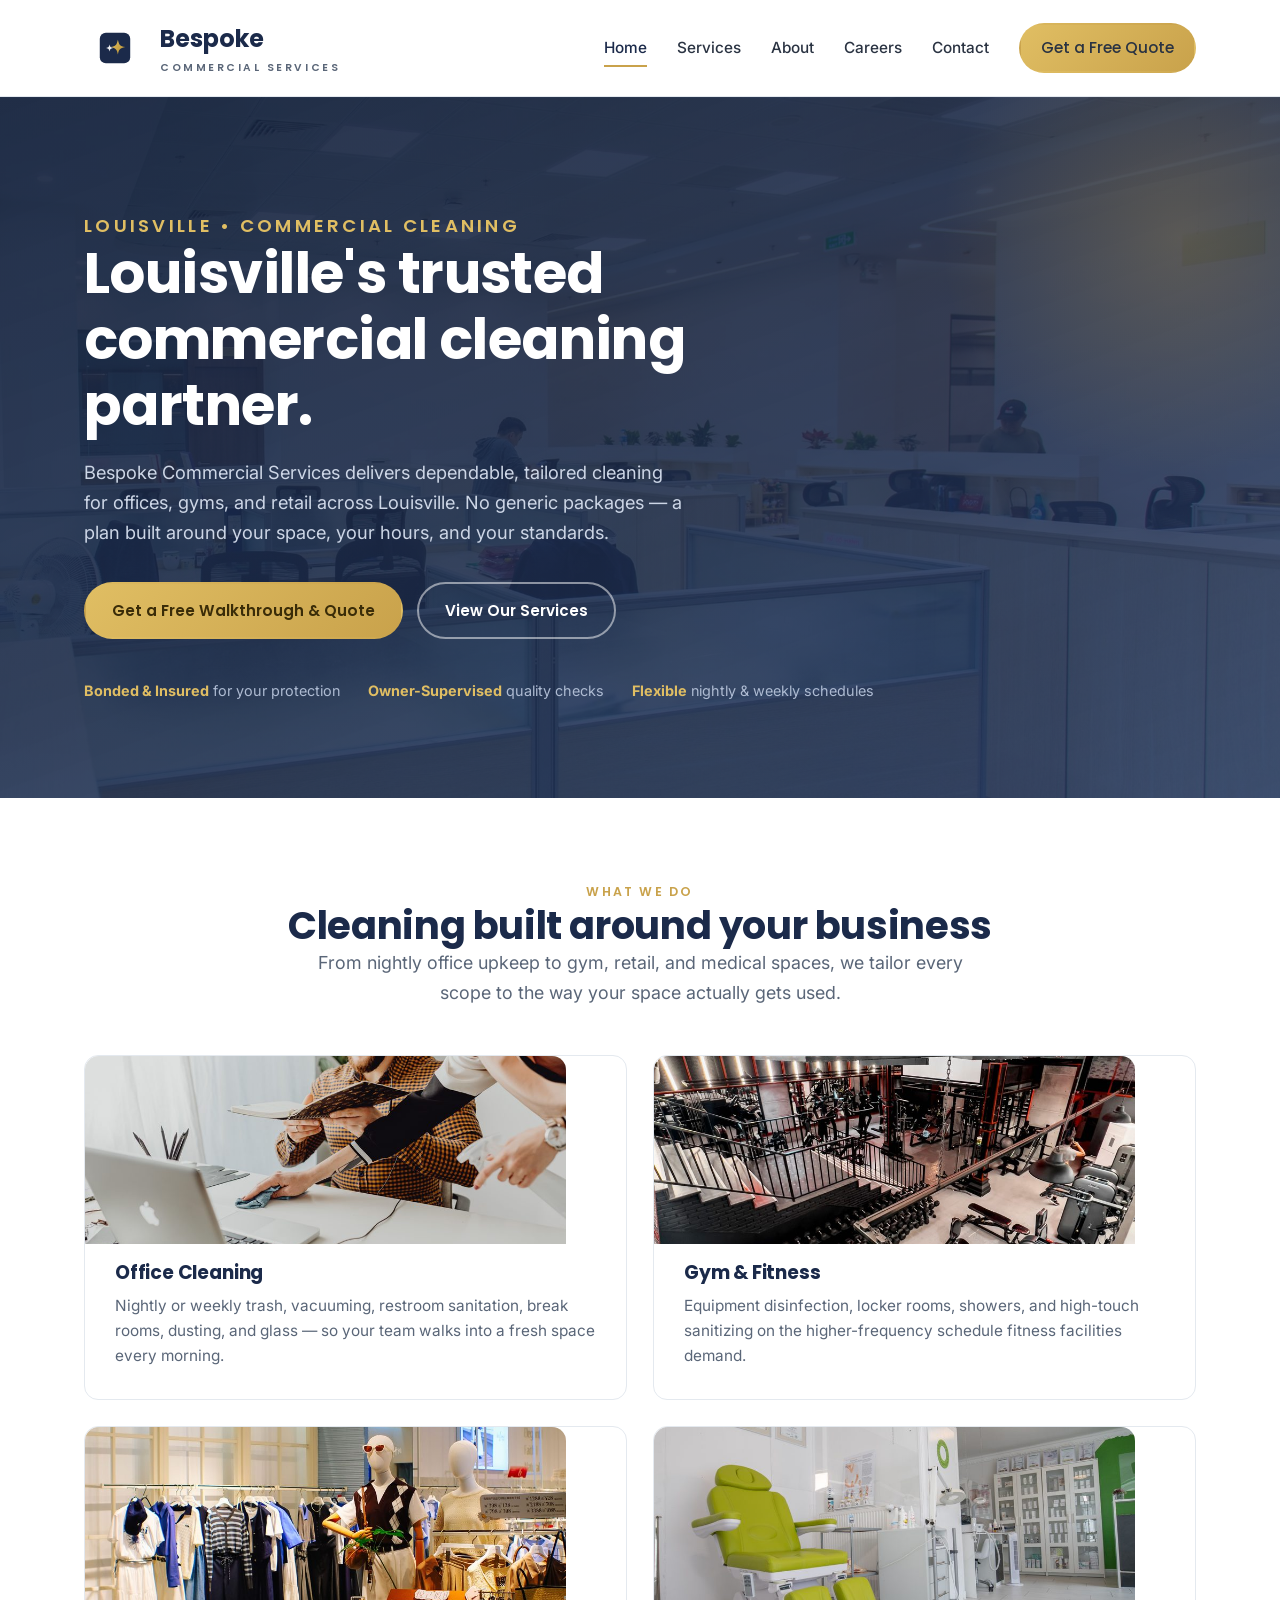
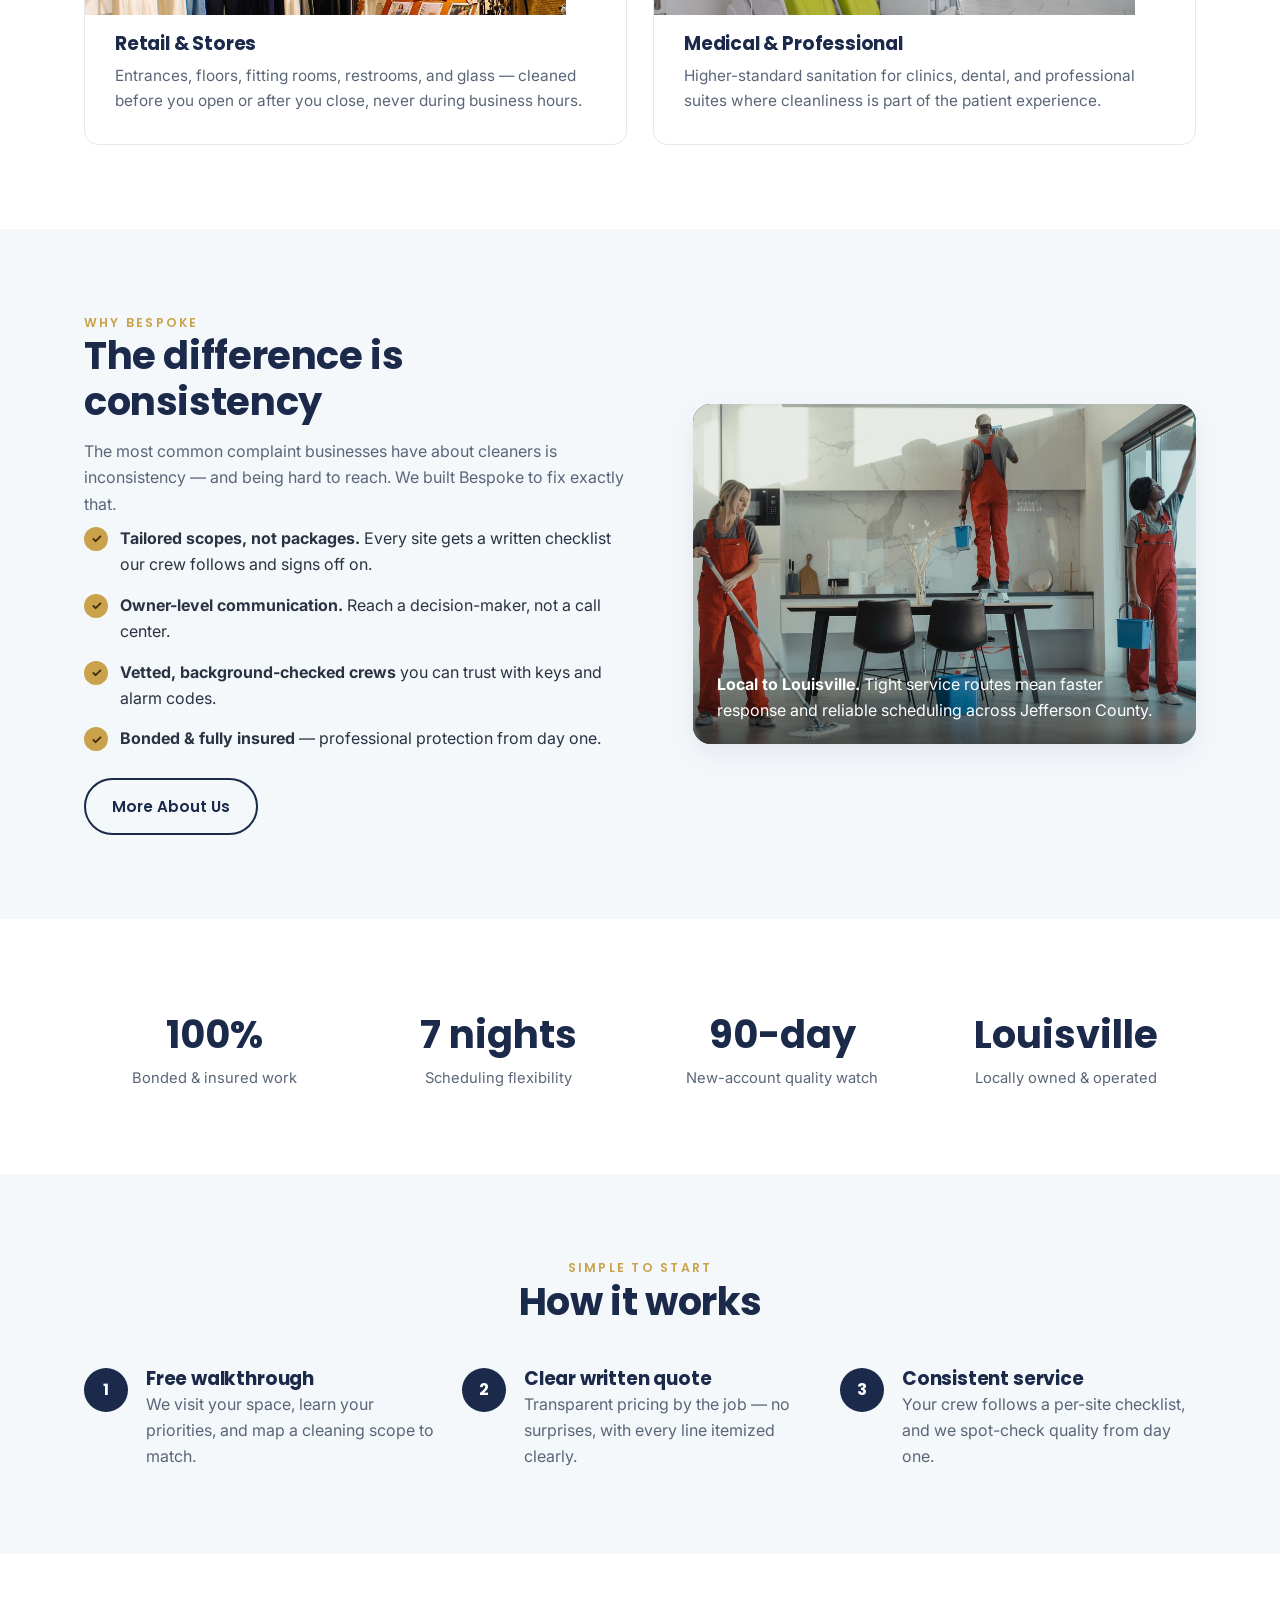
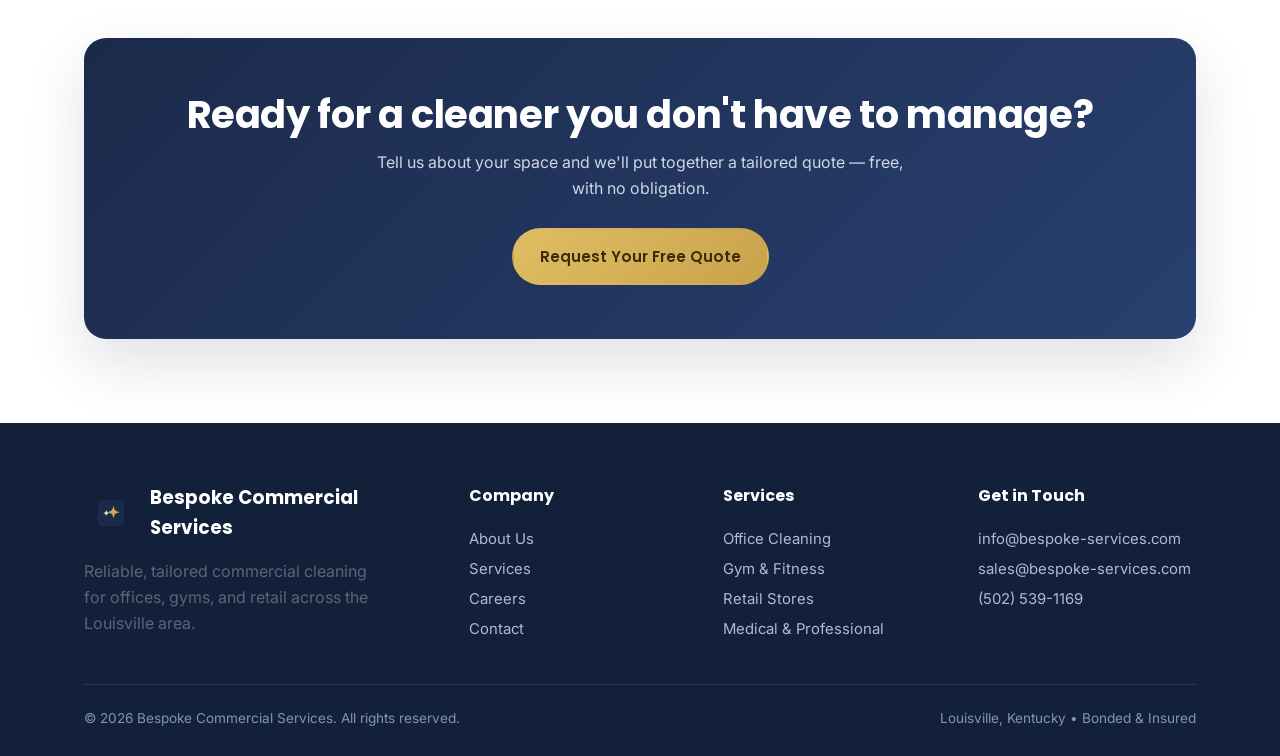
<file: index.html>
<!DOCTYPE html>
<html lang="en">
<head>
<meta charset="UTF-8">
<meta name="viewport" content="width=device-width, initial-scale=1">
<title>Bespoke Commercial Services | Commercial Cleaning in Louisville, KY</title>
<meta name="description" content="Bespoke Commercial Services provides reliable, tailored commercial cleaning for offices, gyms, and retail across Louisville. Bonded, insured, and detail-obsessed.">
<link rel="icon" type="image/png" href="favicon.png">
<link rel="preconnect" href="https://fonts.googleapis.com">
<link rel="preconnect" href="https://fonts.gstatic.com" crossorigin>
<link href="https://fonts.googleapis.com/css2?family=Inter:wght@400;500;600&family=Poppins:wght@600;700&display=swap" rel="stylesheet">
<link rel="stylesheet" href="styles.css">
</head>
<body>

<header class="site-header">
  <div class="wrap nav">
    <a class="brand" href="index.html">
      <img src="logo-icon.svg" alt="Bespoke Commercial Services logo">
      <span>Bespoke<small>Commercial Services</small></span>
    </a>
    <nav class="nav-links" id="menu">
      <a href="index.html" class="active">Home</a>
      <a href="services.html">Services</a>
      <a href="about.html">About</a>
      <a href="careers.html">Careers</a>
      <a href="contact.html">Contact</a>
      <a href="quote.html" class="btn btn-gold">Get a Free Quote</a>
    </nav>
    <button class="menu-toggle" id="toggle" aria-label="Menu"><span></span><span></span><span></span></button>
  </div>
</header>

<section class="hero">
  <div class="wrap">
    <p class="eyebrow" style="color:var(--gold-2)">Louisville &bull; Commercial Cleaning</p>
    <h1>Louisville's trusted commercial cleaning partner.</h1>
    <p>Bespoke Commercial Services delivers dependable, tailored cleaning for offices, gyms, and retail across Louisville. No generic packages — a plan built around your space, your hours, and your standards.</p>
    <div class="cta">
      <a href="quote.html" class="btn btn-gold">Get a Free Walkthrough &amp; Quote</a>
      <a href="services.html" class="btn btn-ghost">View Our Services</a>
    </div>
    <div class="trust">
      <span><b>Bonded &amp; Insured</b> for your protection</span>
      <span><b>Owner-Supervised</b> quality checks</span>
      <span><b>Flexible</b> nightly &amp; weekly schedules</span>
    </div>
  </div>
</section>

<!-- Services preview -->
<section class="section">
  <div class="wrap">
    <div class="center" style="margin-bottom:48px">
      <p class="eyebrow">What We Do</p>
      <h2>Cleaning built around your business</h2>
      <p class="lead">From nightly office upkeep to gym, retail, and medical spaces, we tailor every scope to the way your space actually gets used.</p>
    </div>
    <div class="grid g-2">
      <div class="card">
        <img class="card-img" src="service-office.jpg" alt="Office cleaning">
        <h3>Office Cleaning</h3>
        <p>Nightly or weekly trash, vacuuming, restroom sanitation, break rooms, dusting, and glass — so your team walks into a fresh space every morning.</p>
      </div>
      <div class="card">
        <img class="card-img" src="service-gym.jpg" alt="Gym and fitness cleaning">
        <h3>Gym &amp; Fitness</h3>
        <p>Equipment disinfection, locker rooms, showers, and high-touch sanitizing on the higher-frequency schedule fitness facilities demand.</p>
      </div>
      <div class="card">
        <img class="card-img" src="service-retail.jpg" alt="Retail store cleaning">
        <h3>Retail &amp; Stores</h3>
        <p>Entrances, floors, fitting rooms, restrooms, and glass — cleaned before you open or after you close, never during business hours.</p>
      </div>
      <div class="card">
        <img class="card-img" src="service-medical.jpg" alt="Medical office cleaning">
        <h3>Medical &amp; Professional</h3>
        <p>Higher-standard sanitation for clinics, dental, and professional suites where cleanliness is part of the patient experience.</p>
      </div>
    </div>
  </div>
</section>

<!-- Why us -->
<section class="section soft">
  <div class="wrap split">
    <div>
      <p class="eyebrow">Why Bespoke</p>
      <h2>The difference is consistency</h2>
      <p style="margin:14px 0 8px">The most common complaint businesses have about cleaners is inconsistency — and being hard to reach. We built Bespoke to fix exactly that.</p>
      <ul class="checks">
        <li><span class="tick">✓</span><span><b>Tailored scopes, not packages.</b> Every site gets a written checklist our crew follows and signs off on.</span></li>
        <li><span class="tick">✓</span><span><b>Owner-level communication.</b> Reach a decision-maker, not a call center.</span></li>
        <li><span class="tick">✓</span><span><b>Vetted, background-checked crews</b> you can trust with keys and alarm codes.</span></li>
        <li><span class="tick">✓</span><span><b>Bonded &amp; fully insured</b> — professional protection from day one.</span></li>
      </ul>
      <a href="about.html" class="btn btn-outline" style="margin-top:26px">More About Us</a>
    </div>
    <div class="media navy">
      <img src="about-story.jpg" alt="Our cleaning work in Louisville">
      <div class="media-tag"><b>Local to Louisville.</b> Tight service routes mean faster response and reliable scheduling across Jefferson County.</div>
    </div>
  </div>
</section>

<!-- Stats -->
<section class="section">
  <div class="wrap stats">
    <div class="stat"><div class="n">100%</div><div class="l">Bonded &amp; insured work</div></div>
    <div class="stat"><div class="n">7 nights</div><div class="l">Scheduling flexibility</div></div>
    <div class="stat"><div class="n">90-day</div><div class="l">New-account quality watch</div></div>
    <div class="stat"><div class="n">Louisville</div><div class="l">Locally owned &amp; operated</div></div>
  </div>
</section>

<!-- How it works -->
<section class="section soft">
  <div class="wrap">
    <div class="center" style="margin-bottom:44px">
      <p class="eyebrow">Simple to Start</p>
      <h2>How it works</h2>
    </div>
    <div class="grid g-3 steps">
      <div class="step"><div class="num"></div><div><h3>Free walkthrough</h3><p>We visit your space, learn your priorities, and map a cleaning scope to match.</p></div></div>
      <div class="step"><div class="num"></div><div><h3>Clear written quote</h3><p>Transparent pricing by the job — no surprises, with every line itemized clearly.</p></div></div>
      <div class="step"><div class="num"></div><div><h3>Consistent service</h3><p>Your crew follows a per-site checklist, and we spot-check quality from day one.</p></div></div>
    </div>
  </div>
</section>

<!-- CTA -->
<section class="section">
  <div class="wrap">
    <div class="cta-band">
      <h2>Ready for a cleaner you don't have to manage?</h2>
      <p>Tell us about your space and we'll put together a tailored quote — free, with no obligation.</p>
      <a href="quote.html" class="btn btn-gold">Request Your Free Quote</a>
    </div>
  </div>
</section>

<footer class="footer">
  <div class="wrap">
    <div class="foot-grid">
      <div>
        <div class="foot-brand"><img src="logo-icon.svg" alt="">Bespoke Commercial Services</div>
        <p style="max-width:300px">Reliable, tailored commercial cleaning for offices, gyms, and retail across the Louisville area.</p>
      </div>
      <div>
        <h4>Company</h4>
        <a href="about.html">About Us</a><br>
        <a href="services.html">Services</a><br>
        <a href="careers.html">Careers</a><br>
        <a href="contact.html">Contact</a>
      </div>
      <div>
        <h4>Services</h4>
        <a href="services.html">Office Cleaning</a><br>
        <a href="services.html">Gym &amp; Fitness</a><br>
        <a href="services.html">Retail Stores</a><br>
        <a href="services.html">Medical &amp; Professional</a>
      </div>
      <div>
        <h4>Get in Touch</h4>
        <a href="mailto:info@bespoke-services.com">info@bespoke-services.com</a><br>
        <a href="mailto:sales@bespoke-services.com">sales@bespoke-services.com</a><br>
        <a href="tel:+15025391169">(502) 539-1169</a>
      </div>
    </div>
    <div class="foot-bottom">
      <span>&copy; 2026 Bespoke Commercial Services. All rights reserved.</span>
      <span>Louisville, Kentucky &bull; Bonded &amp; Insured</span>
    </div>
  </div>
</footer>

<script>
  const t=document.getElementById('toggle'),m=document.getElementById('menu');
  t&&t.addEventListener('click',()=>m.classList.toggle('open'));
</script>
</body>
</html>
</file>
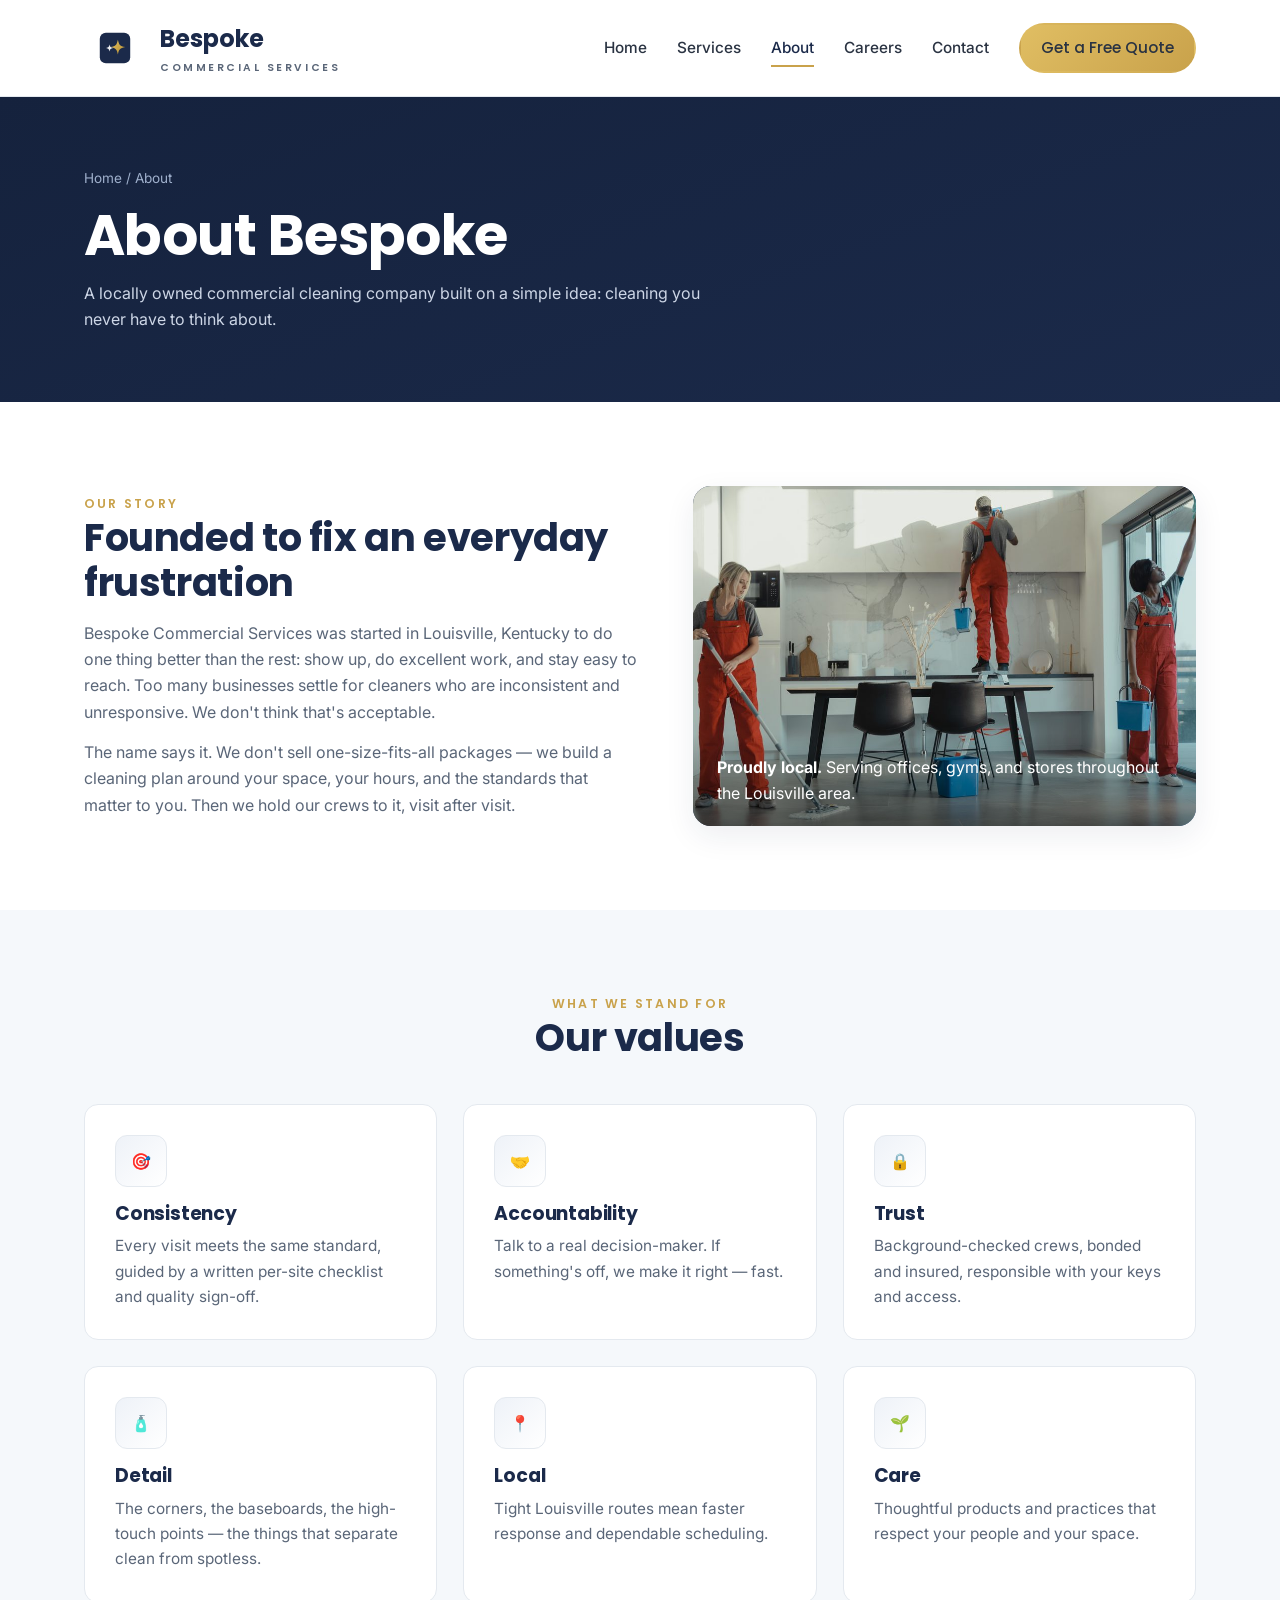
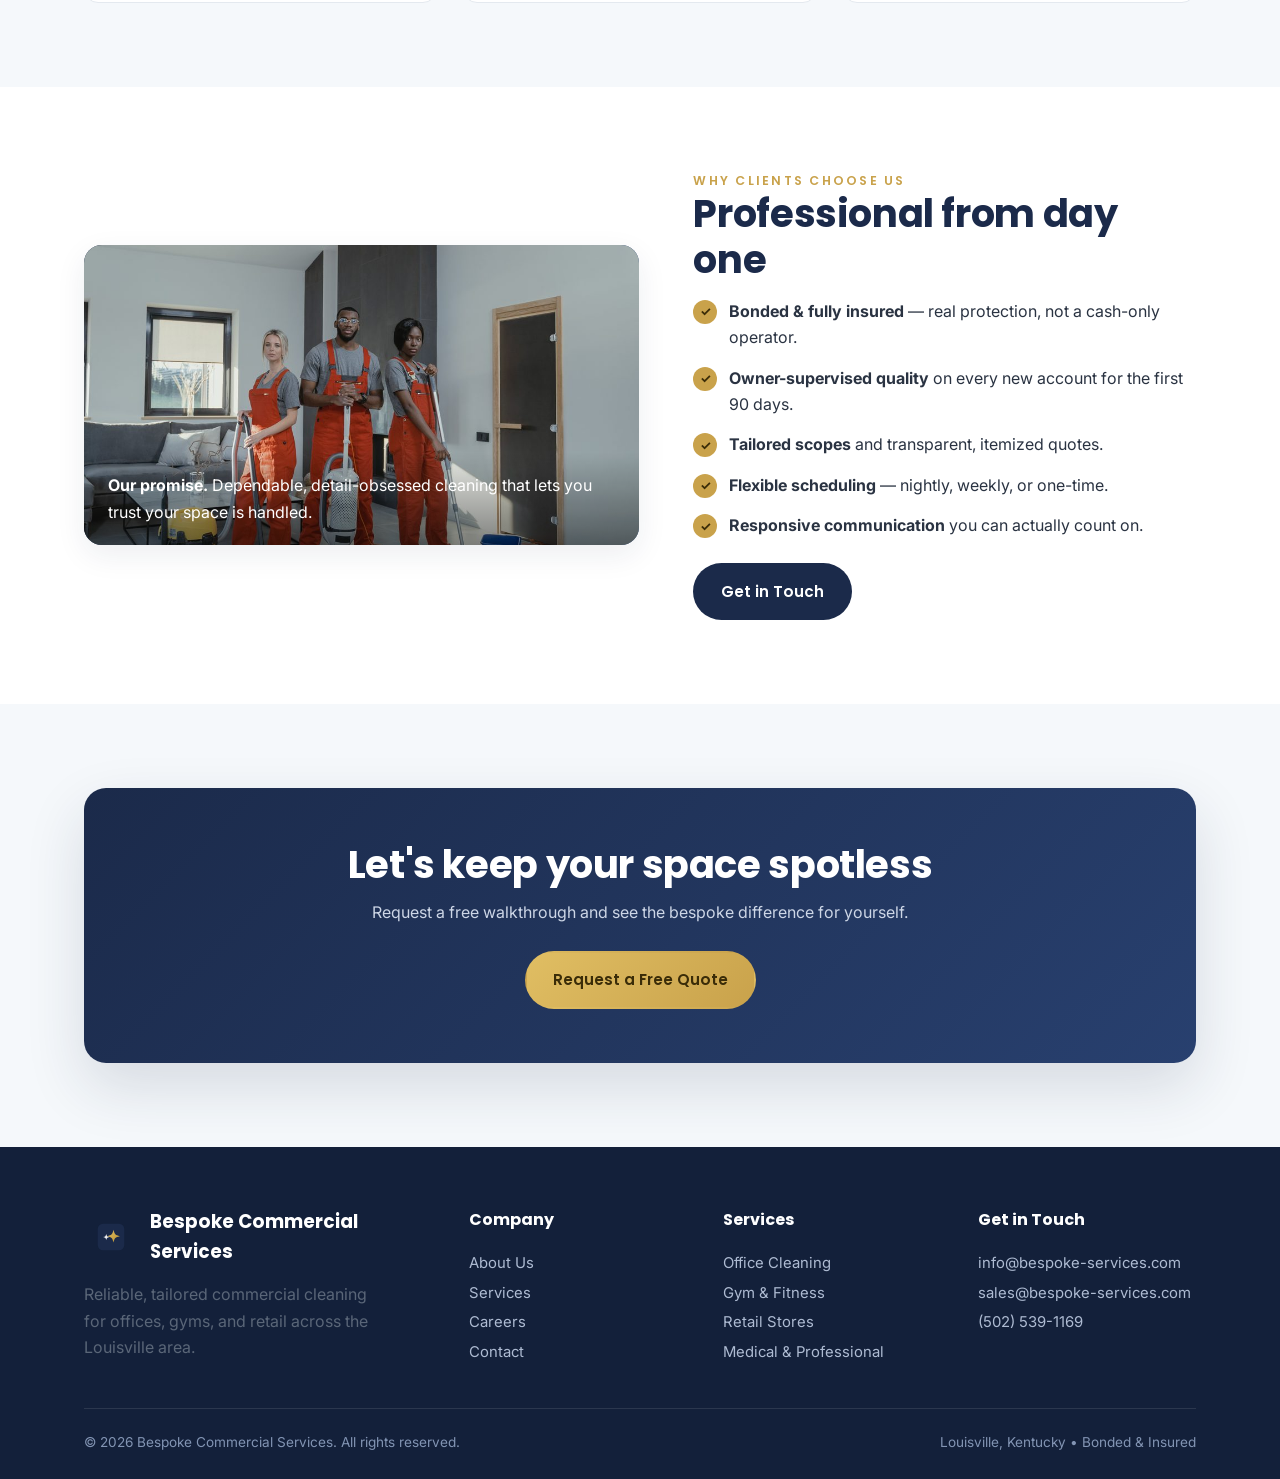
<file: about.html>
<!DOCTYPE html>
<html lang="en">
<head>
<meta charset="UTF-8">
<meta name="viewport" content="width=device-width, initial-scale=1">
<title>About Us | Bespoke Commercial Services</title>
<meta name="description" content="Locally owned commercial cleaning company in Louisville, KY. Learn about our mission, values, and the bespoke approach behind our service.">
<link rel="icon" type="image/png" href="favicon.png">
<link rel="preconnect" href="https://fonts.googleapis.com">
<link rel="preconnect" href="https://fonts.gstatic.com" crossorigin>
<link href="https://fonts.googleapis.com/css2?family=Inter:wght@400;500;600&family=Poppins:wght@600;700&display=swap" rel="stylesheet">
<link rel="stylesheet" href="styles.css">
</head>
<body>

<header class="site-header">
  <div class="wrap nav">
    <a class="brand" href="index.html">
      <img src="logo-icon.svg" alt="Bespoke Commercial Services logo">
      <span>Bespoke<small>Commercial Services</small></span>
    </a>
    <nav class="nav-links" id="menu">
      <a href="index.html">Home</a>
      <a href="services.html">Services</a>
      <a href="about.html" class="active">About</a>
      <a href="careers.html">Careers</a>
      <a href="contact.html">Contact</a>
      <a href="quote.html" class="btn btn-gold">Get a Free Quote</a>
    </nav>
    <button class="menu-toggle" id="toggle" aria-label="Menu"><span></span><span></span><span></span></button>
  </div>
</header>

<section class="page-head">
  <div class="wrap">
    <div class="crumbs"><a href="index.html">Home</a> / About</div>
    <h1>About Bespoke</h1>
    <p>A locally owned commercial cleaning company built on a simple idea: cleaning you never have to think about.</p>
  </div>
</section>

<section class="section">
  <div class="wrap split">
    <div>
      <p class="eyebrow">Our Story</p>
      <h2>Founded to fix an everyday frustration</h2>
      <p style="margin:14px 0 14px">Bespoke Commercial Services was started in Louisville, Kentucky to do one thing better than the rest: show up, do excellent work, and stay easy to reach. Too many businesses settle for cleaners who are inconsistent and unresponsive. We don't think that's acceptable.</p>
      <p>The name says it. We don't sell one-size-fits-all packages — we build a cleaning plan around your space, your hours, and the standards that matter to you. Then we hold our crews to it, visit after visit.</p>
    </div>
    <div class="media navy">
      <img src="about-story.jpg" alt="Our cleaning work">
      <div class="media-tag"><b>Proudly local.</b> Serving offices, gyms, and stores throughout the Louisville area.</div>
    </div>
  </div>
</section>

<section class="section soft">
  <div class="wrap">
    <div class="center" style="margin-bottom:44px">
      <p class="eyebrow">What We Stand For</p>
      <h2>Our values</h2>
    </div>
    <div class="grid g-3">
      <div class="card"><div class="ic">🎯</div><h3>Consistency</h3><p>Every visit meets the same standard, guided by a written per-site checklist and quality sign-off.</p></div>
      <div class="card"><div class="ic">🤝</div><h3>Accountability</h3><p>Talk to a real decision-maker. If something's off, we make it right — fast.</p></div>
      <div class="card"><div class="ic">🔒</div><h3>Trust</h3><p>Background-checked crews, bonded and insured, responsible with your keys and access.</p></div>
      <div class="card"><div class="ic">🧴</div><h3>Detail</h3><p>The corners, the baseboards, the high-touch points — the things that separate clean from spotless.</p></div>
      <div class="card"><div class="ic">📍</div><h3>Local</h3><p>Tight Louisville routes mean faster response and dependable scheduling.</p></div>
      <div class="card"><div class="ic">🌱</div><h3>Care</h3><p>Thoughtful products and practices that respect your people and your space.</p></div>
    </div>
  </div>
</section>

<section class="section">
  <div class="wrap split">
    <div class="media navy" style="min-height:300px">
      <img src="about-team.jpg" alt="Our team">
      <div class="media-tag"><b>Our promise.</b> Dependable, detail-obsessed cleaning that lets you trust your space is handled.</div>
    </div>
    <div>
      <p class="eyebrow">Why Clients Choose Us</p>
      <h2>Professional from day one</h2>
      <ul class="checks" style="margin-top:16px">
        <li><span class="tick">✓</span><span><b>Bonded &amp; fully insured</b> — real protection, not a cash-only operator.</span></li>
        <li><span class="tick">✓</span><span><b>Owner-supervised quality</b> on every new account for the first 90 days.</span></li>
        <li><span class="tick">✓</span><span><b>Tailored scopes</b> and transparent, itemized quotes.</span></li>
        <li><span class="tick">✓</span><span><b>Flexible scheduling</b> — nightly, weekly, or one-time.</span></li>
        <li><span class="tick">✓</span><span><b>Responsive communication</b> you can actually count on.</span></li>
      </ul>
      <a href="contact.html" class="btn btn-navy" style="margin-top:24px">Get in Touch</a>
    </div>
  </div>
</section>

<section class="section soft">
  <div class="wrap">
    <div class="cta-band">
      <h2>Let's keep your space spotless</h2>
      <p>Request a free walkthrough and see the bespoke difference for yourself.</p>
      <a href="quote.html" class="btn btn-gold">Request a Free Quote</a>
    </div>
  </div>
</section>

<footer class="footer">
  <div class="wrap">
    <div class="foot-grid">
      <div>
        <div class="foot-brand"><img src="logo-icon.svg" alt="">Bespoke Commercial Services</div>
        <p style="max-width:300px">Reliable, tailored commercial cleaning for offices, gyms, and retail across the Louisville area.</p>
      </div>
      <div><h4>Company</h4><a href="about.html">About Us</a><br><a href="services.html">Services</a><br><a href="careers.html">Careers</a><br><a href="contact.html">Contact</a></div>
      <div><h4>Services</h4><a href="services.html">Office Cleaning</a><br><a href="services.html">Gym &amp; Fitness</a><br><a href="services.html">Retail Stores</a><br><a href="services.html">Medical &amp; Professional</a></div>
      <div><h4>Get in Touch</h4><a href="mailto:info@bespoke-services.com">info@bespoke-services.com</a><br><a href="mailto:sales@bespoke-services.com">sales@bespoke-services.com</a><br><a href="tel:+15025391169">(502) 539-1169</a></div>
    </div>
    <div class="foot-bottom">
      <span>&copy; 2026 Bespoke Commercial Services. All rights reserved.</span>
      <span>Louisville, Kentucky &bull; Bonded &amp; Insured</span>
    </div>
  </div>
</footer>

<script>
  const t=document.getElementById('toggle'),m=document.getElementById('menu');
  t&&t.addEventListener('click',()=>m.classList.toggle('open'));
</script>
</body>
</html>
</file>
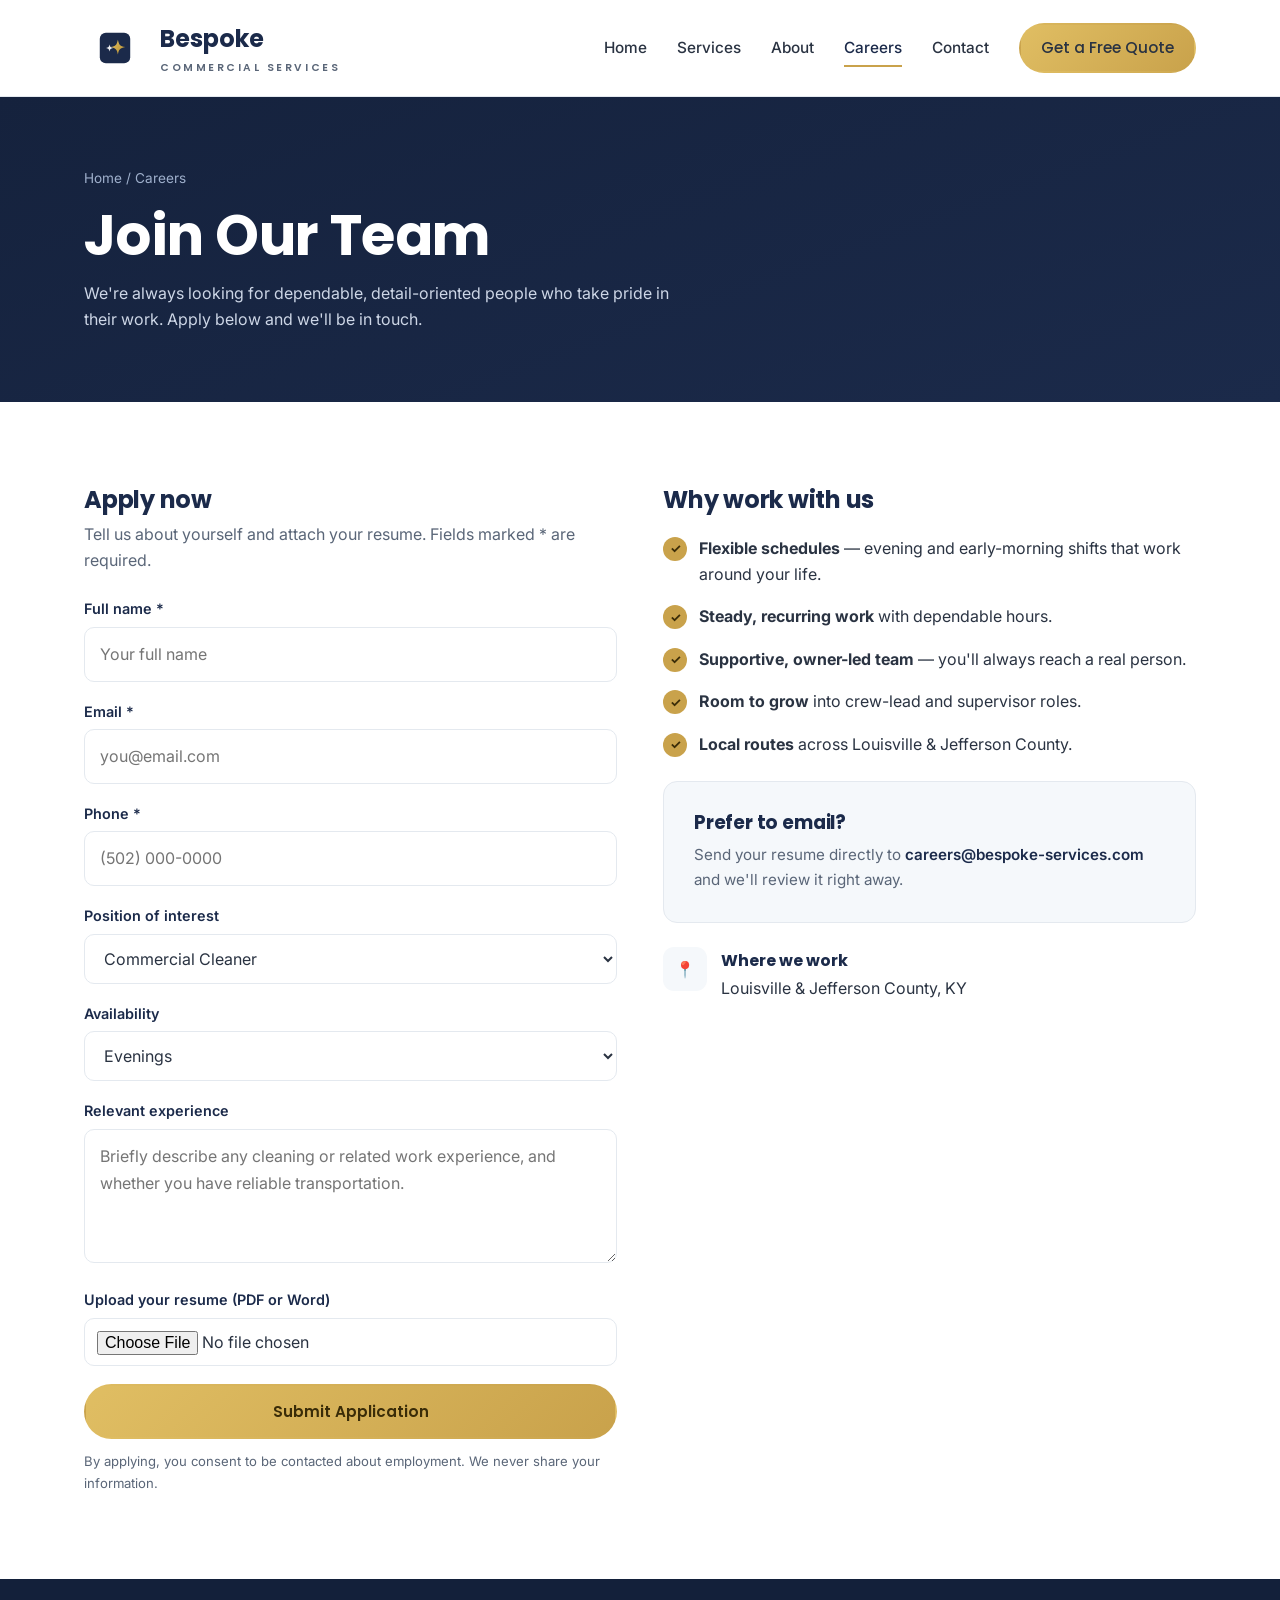
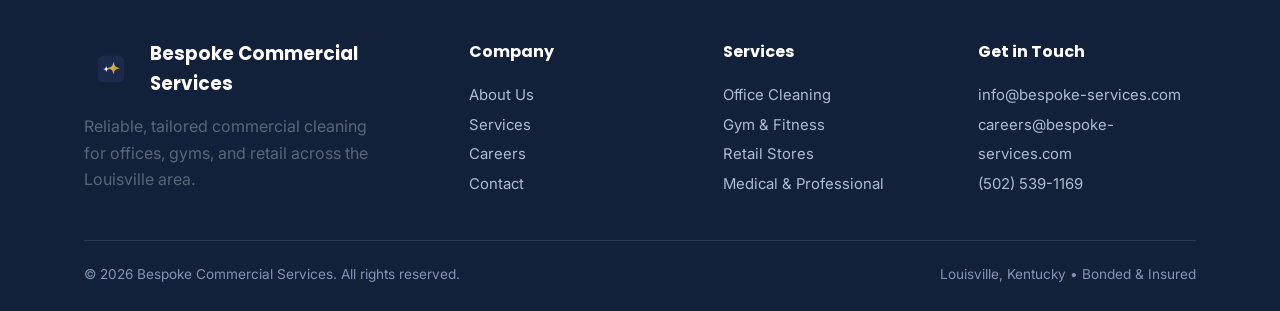
<file: careers.html>
<!DOCTYPE html>
<html lang="en">
<head>
<meta charset="UTF-8">
<meta name="viewport" content="width=device-width, initial-scale=1">
<title>Careers | Bespoke Commercial Services</title>
<meta name="description" content="Join the Bespoke Commercial Services cleaning crew in Louisville, KY. Apply online and upload your resume.">
<link rel="icon" type="image/png" href="favicon.png">
<link rel="preconnect" href="https://fonts.googleapis.com">
<link rel="preconnect" href="https://fonts.gstatic.com" crossorigin>
<link href="https://fonts.googleapis.com/css2?family=Inter:wght@400;500;600&family=Poppins:wght@600;700&display=swap" rel="stylesheet">
<link rel="stylesheet" href="styles.css">
</head>
<body>

<header class="site-header">
  <div class="wrap nav">
    <a class="brand" href="index.html">
      <img src="logo-icon.svg" alt="Bespoke Commercial Services logo">
      <span>Bespoke<small>Commercial Services</small></span>
    </a>
    <nav class="nav-links" id="menu">
      <a href="index.html">Home</a>
      <a href="services.html">Services</a>
      <a href="about.html">About</a>
      <a href="careers.html" class="active">Careers</a>
      <a href="contact.html">Contact</a>
      <a href="quote.html" class="btn btn-gold">Get a Free Quote</a>
    </nav>
    <button class="menu-toggle" id="toggle" aria-label="Menu"><span></span><span></span><span></span></button>
  </div>
</header>

<section class="page-head">
  <div class="wrap">
    <div class="crumbs"><a href="index.html">Home</a> / Careers</div>
    <h1>Join Our Team</h1>
    <p>We're always looking for dependable, detail-oriented people who take pride in their work. Apply below and we'll be in touch.</p>
  </div>
</section>

<section class="section">
  <div class="wrap contact-grid">
    <!-- Application form -->
    <div>
      <h2 style="font-size:1.5rem;margin-bottom:6px">Apply now</h2>
      <p style="margin-bottom:24px">Tell us about yourself and attach your resume. Fields marked * are required.</p>
      <!-- Form + resume upload handled by FormSubmit.co, delivered to careers@bespoke-services.com -->
      <form action="https://formsubmit.co/careers@bespoke-services.com" method="POST" enctype="multipart/form-data">
        <input type="hidden" name="_subject" value="New job application — Bespoke website">
        <input type="hidden" name="_captcha" value="false">
        <input type="hidden" name="_template" value="table">
        <div class="field">
          <label for="name">Full name *</label>
          <input id="name" name="name" type="text" placeholder="Your full name" required>
        </div>
        <div class="field">
          <label for="email">Email *</label>
          <input id="email" name="email" type="email" placeholder="you@email.com" required>
        </div>
        <div class="field">
          <label for="phone">Phone *</label>
          <input id="phone" name="phone" type="tel" placeholder="(502) 000-0000" required>
        </div>
        <div class="field">
          <label for="position">Position of interest</label>
          <select id="position" name="position">
            <option>Commercial Cleaner</option>
            <option>Crew Lead / Supervisor</option>
            <option>Crew Member</option>
            <option>Part-time / Evenings</option>
            <option>Other</option>
          </select>
        </div>
        <div class="field">
          <label for="availability">Availability</label>
          <select id="availability" name="availability">
            <option>Evenings</option>
            <option>Early mornings</option>
            <option>Weekends</option>
            <option>Flexible / Any</option>
          </select>
        </div>
        <div class="field">
          <label for="experience">Relevant experience</label>
          <textarea id="experience" name="experience" rows="4" placeholder="Briefly describe any cleaning or related work experience, and whether you have reliable transportation."></textarea>
        </div>
        <div class="field">
          <label for="resume">Upload your resume (PDF or Word)</label>
          <input id="resume" name="resume" type="file" accept=".pdf,.doc,.docx" style="padding:10px 12px;background:#fff">
        </div>
        <button type="submit" class="btn btn-gold" style="width:100%;justify-content:center">Submit Application</button>
        <p style="font-size:.82rem;margin-top:12px">By applying, you consent to be contacted about employment. We never share your information.</p>
      </form>
    </div>

    <!-- Why work here -->
    <div>
      <h2 style="font-size:1.5rem;margin-bottom:20px">Why work with us</h2>
      <ul class="checks" style="gap:16px">
        <li><span class="tick">✓</span><span><b>Flexible schedules</b> — evening and early-morning shifts that work around your life.</span></li>
        <li><span class="tick">✓</span><span><b>Steady, recurring work</b> with dependable hours.</span></li>
        <li><span class="tick">✓</span><span><b>Supportive, owner-led team</b> — you'll always reach a real person.</span></li>
        <li><span class="tick">✓</span><span><b>Room to grow</b> into crew-lead and supervisor roles.</span></li>
        <li><span class="tick">✓</span><span><b>Local routes</b> across Louisville &amp; Jefferson County.</span></li>
      </ul>

      <div class="card" style="margin-top:24px;background:var(--bg-soft)">
        <h3 style="margin-bottom:8px">Prefer to email?</h3>
        <p style="font-size:.95rem">Send your resume directly to
          <a href="mailto:careers@bespoke-services.com" style="color:var(--navy);font-weight:600">careers@bespoke-services.com</a>
          and we'll review it right away.</p>
      </div>

      <div class="info-item" style="margin-top:24px">
        <div class="ic">📍</div>
        <div><b>Where we work</b><br>Louisville &amp; Jefferson County, KY</div>
      </div>
    </div>
  </div>
</section>

<footer class="footer">
  <div class="wrap">
    <div class="foot-grid">
      <div>
        <div class="foot-brand"><img src="logo-icon.svg" alt="">Bespoke Commercial Services</div>
        <p style="max-width:300px">Reliable, tailored commercial cleaning for offices, gyms, and retail across the Louisville area.</p>
      </div>
      <div><h4>Company</h4><a href="about.html">About Us</a><br><a href="services.html">Services</a><br><a href="careers.html">Careers</a><br><a href="contact.html">Contact</a></div>
      <div><h4>Services</h4><a href="services.html">Office Cleaning</a><br><a href="services.html">Gym &amp; Fitness</a><br><a href="services.html">Retail Stores</a><br><a href="services.html">Medical &amp; Professional</a></div>
      <div><h4>Get in Touch</h4><a href="mailto:info@bespoke-services.com">info@bespoke-services.com</a><br><a href="mailto:careers@bespoke-services.com">careers@bespoke-services.com</a><br><a href="tel:+15025391169">(502) 539-1169</a></div>
    </div>
    <div class="foot-bottom">
      <span>&copy; 2026 Bespoke Commercial Services. All rights reserved.</span>
      <span>Louisville, Kentucky &bull; Bonded &amp; Insured</span>
    </div>
  </div>
</footer>

<script>
  const t=document.getElementById('toggle'),m=document.getElementById('menu');
  t&&t.addEventListener('click',()=>m.classList.toggle('open'));
</script>
</body>
</html>
</file>
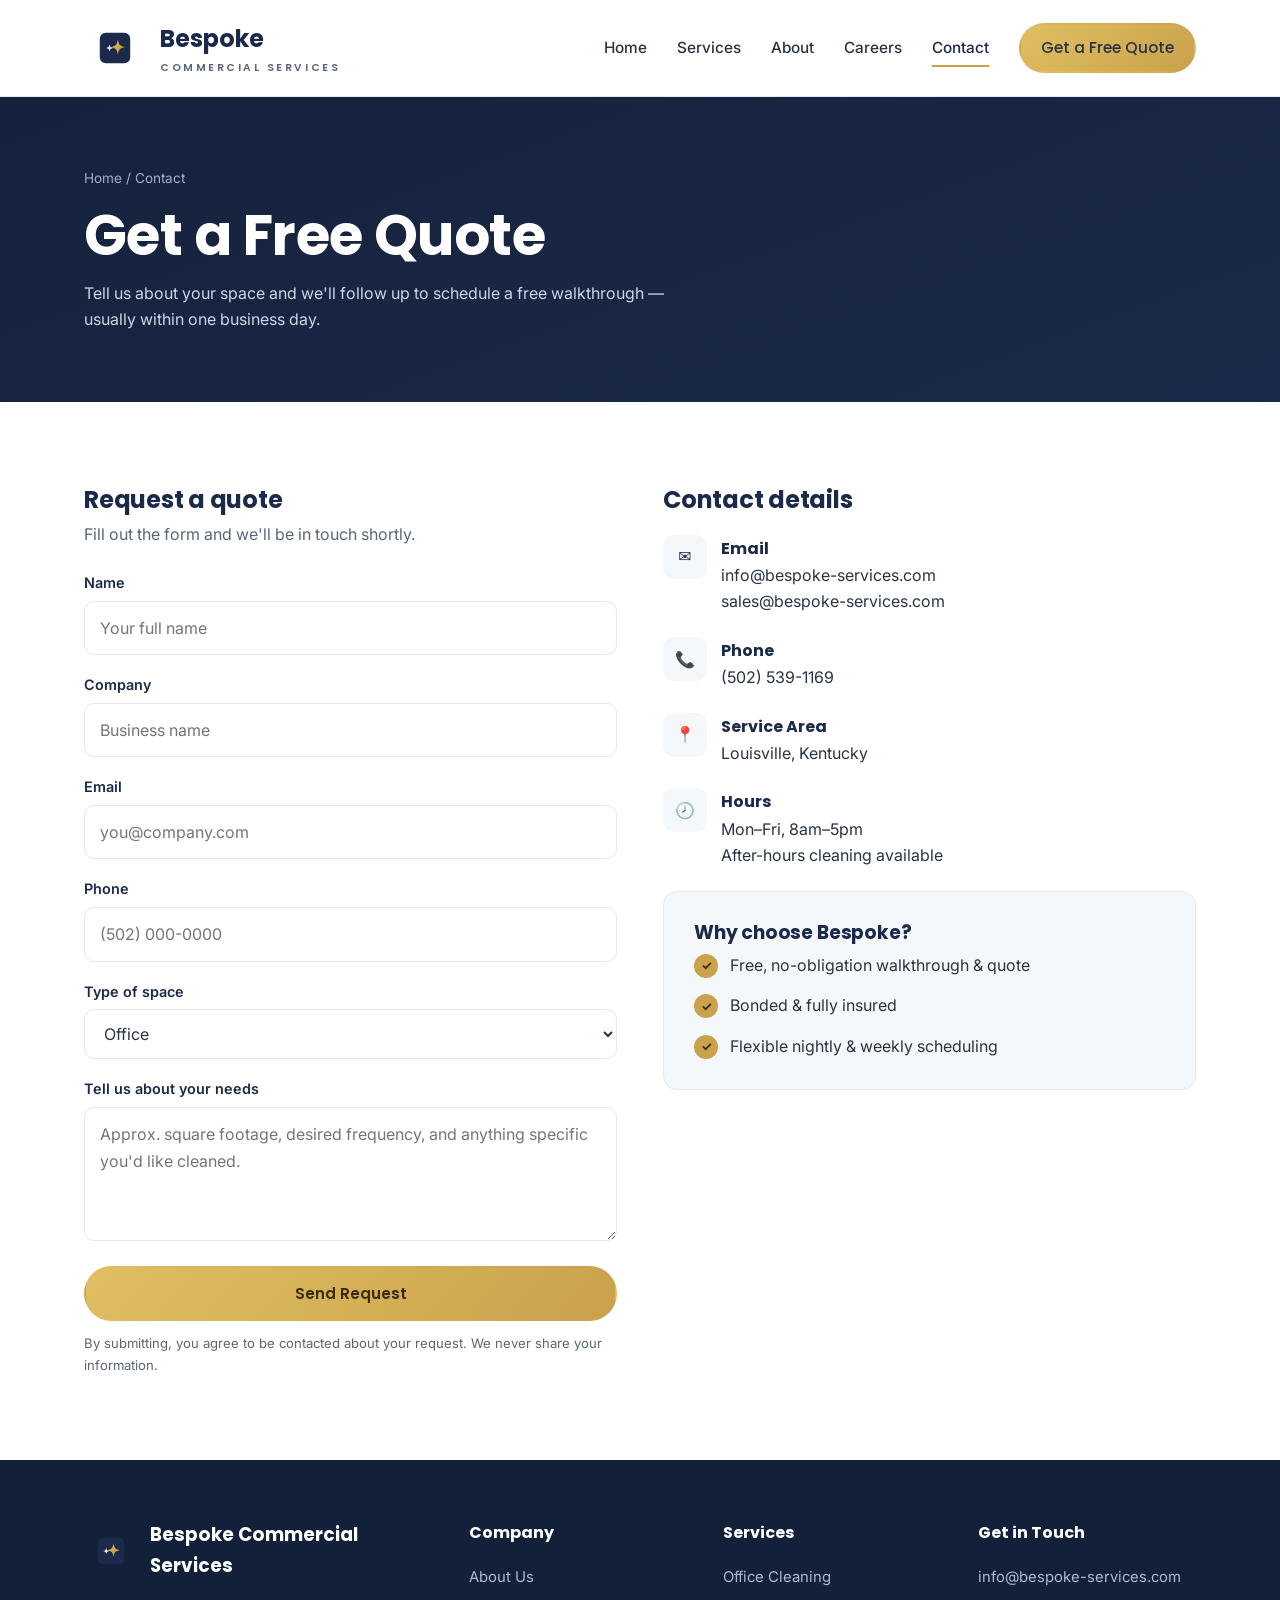
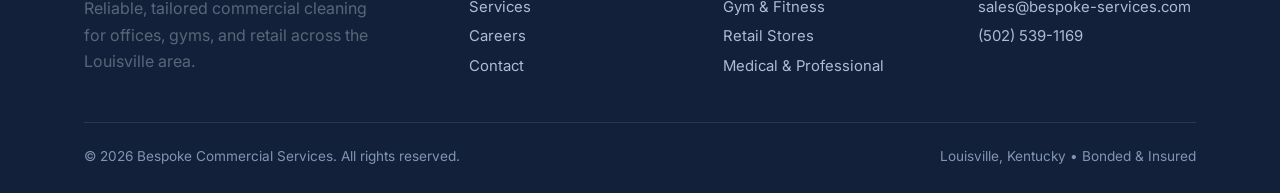
<file: contact.html>
<!DOCTYPE html>
<html lang="en">
<head>
<meta charset="UTF-8">
<meta name="viewport" content="width=device-width, initial-scale=1">
<title>Contact &amp; Free Quote | Bespoke Commercial Services</title>
<meta name="description" content="Request a free commercial cleaning quote in Louisville, KY. Contact Bespoke Commercial Services for offices, gyms, and retail cleaning.">
<link rel="icon" type="image/png" href="favicon.png">
<link rel="preconnect" href="https://fonts.googleapis.com">
<link rel="preconnect" href="https://fonts.gstatic.com" crossorigin>
<link href="https://fonts.googleapis.com/css2?family=Inter:wght@400;500;600&family=Poppins:wght@600;700&display=swap" rel="stylesheet">
<link rel="stylesheet" href="styles.css">
</head>
<body>

<header class="site-header">
  <div class="wrap nav">
    <a class="brand" href="index.html">
      <img src="logo-icon.svg" alt="Bespoke Commercial Services logo">
      <span>Bespoke<small>Commercial Services</small></span>
    </a>
    <nav class="nav-links" id="menu">
      <a href="index.html">Home</a>
      <a href="services.html">Services</a>
      <a href="about.html">About</a>
      <a href="careers.html">Careers</a>
      <a href="contact.html" class="active">Contact</a>
      <a href="contact.html" class="btn btn-gold">Get a Free Quote</a>
    </nav>
    <button class="menu-toggle" id="toggle" aria-label="Menu"><span></span><span></span><span></span></button>
  </div>
</header>

<section class="page-head">
  <div class="wrap">
    <div class="crumbs"><a href="index.html">Home</a> / Contact</div>
    <h1>Get a Free Quote</h1>
    <p>Tell us about your space and we'll follow up to schedule a free walkthrough — usually within one business day.</p>
  </div>
</section>

<section class="section">
  <div class="wrap contact-grid">
    <!-- Form -->
    <div>
      <h2 style="font-size:1.5rem;margin-bottom:6px">Request a quote</h2>
      <p style="margin-bottom:24px">Fill out the form and we'll be in touch shortly.</p>
      <!-- Submissions handled by FormSubmit.co, delivered to info@bespoke-services.com -->
      <form action="https://formsubmit.co/info@bespoke-services.com" method="POST">
        <input type="hidden" name="_subject" value="New quote request — Bespoke website">
        <input type="hidden" name="_captcha" value="false">
        <input type="hidden" name="_template" value="table">
        <div class="field">
          <label for="name">Name</label>
          <input id="name" name="name" type="text" placeholder="Your full name" required>
        </div>
        <div class="field">
          <label for="company">Company</label>
          <input id="company" name="company" type="text" placeholder="Business name">
        </div>
        <div class="field">
          <label for="email">Email</label>
          <input id="email" name="email" type="email" placeholder="you@company.com" required>
        </div>
        <div class="field">
          <label for="phone">Phone</label>
          <input id="phone" name="phone" type="tel" placeholder="(502) 000-0000">
        </div>
        <div class="field">
          <label for="type">Type of space</label>
          <select id="type" name="type">
            <option>Office</option>
            <option>Gym / Fitness</option>
            <option>Retail / Store</option>
            <option>Medical / Professional</option>
            <option>Other</option>
          </select>
        </div>
        <div class="field">
          <label for="message">Tell us about your needs</label>
          <textarea id="message" name="message" rows="4" placeholder="Approx. square footage, desired frequency, and anything specific you'd like cleaned."></textarea>
        </div>
        <button type="submit" class="btn btn-gold" style="width:100%;justify-content:center">Send Request</button>
        <p style="font-size:.82rem;margin-top:12px">By submitting, you agree to be contacted about your request. We never share your information.</p>
      </form>
    </div>

    <!-- Info -->
    <div>
      <h2 style="font-size:1.5rem;margin-bottom:20px">Contact details</h2>
      <div class="info-item">
        <div class="ic">✉️</div>
        <div><b>Email</b><br>
          <a href="mailto:info@bespoke-services.com">info@bespoke-services.com</a><br>
          <a href="mailto:sales@bespoke-services.com">sales@bespoke-services.com</a></div>
      </div>
      <div class="info-item">
        <div class="ic">📞</div>
        <div><b>Phone</b><br><a href="tel:+15025391169">(502) 539-1169</a></div>
      </div>
      <div class="info-item">
        <div class="ic">📍</div>
        <div><b>Service Area</b><br>Louisville, Kentucky</div>
      </div>
      <div class="info-item">
        <div class="ic">🕗</div>
        <div><b>Hours</b><br>Mon–Fri, 8am–5pm<br>After-hours cleaning available</div>
      </div>

      <div class="card" style="margin-top:14px;background:var(--bg-soft)">
        <h3 style="margin-bottom:8px">Why choose Bespoke?</h3>
        <ul class="checks">
          <li><span class="tick">✓</span><span>Free, no-obligation walkthrough &amp; quote</span></li>
          <li><span class="tick">✓</span><span>Bonded &amp; fully insured</span></li>
          <li><span class="tick">✓</span><span>Flexible nightly &amp; weekly scheduling</span></li>
        </ul>
      </div>
    </div>
  </div>
</section>

<footer class="footer">
  <div class="wrap">
    <div class="foot-grid">
      <div>
        <div class="foot-brand"><img src="logo-icon.svg" alt="">Bespoke Commercial Services</div>
        <p style="max-width:300px">Reliable, tailored commercial cleaning for offices, gyms, and retail across the Louisville area.</p>
      </div>
      <div><h4>Company</h4><a href="about.html">About Us</a><br><a href="services.html">Services</a><br><a href="careers.html">Careers</a><br><a href="contact.html">Contact</a></div>
      <div><h4>Services</h4><a href="services.html">Office Cleaning</a><br><a href="services.html">Gym &amp; Fitness</a><br><a href="services.html">Retail Stores</a><br><a href="services.html">Medical &amp; Professional</a></div>
      <div><h4>Get in Touch</h4><a href="mailto:info@bespoke-services.com">info@bespoke-services.com</a><br><a href="mailto:sales@bespoke-services.com">sales@bespoke-services.com</a><br><a href="tel:+15025391169">(502) 539-1169</a></div>
    </div>
    <div class="foot-bottom">
      <span>&copy; 2026 Bespoke Commercial Services. All rights reserved.</span>
      <span>Louisville, Kentucky &bull; Bonded &amp; Insured</span>
    </div>
  </div>
</footer>

<script>
  const t=document.getElementById('toggle'),m=document.getElementById('menu');
  t&&t.addEventListener('click',()=>m.classList.toggle('open'));
</script>
</body>
</html>
</file>
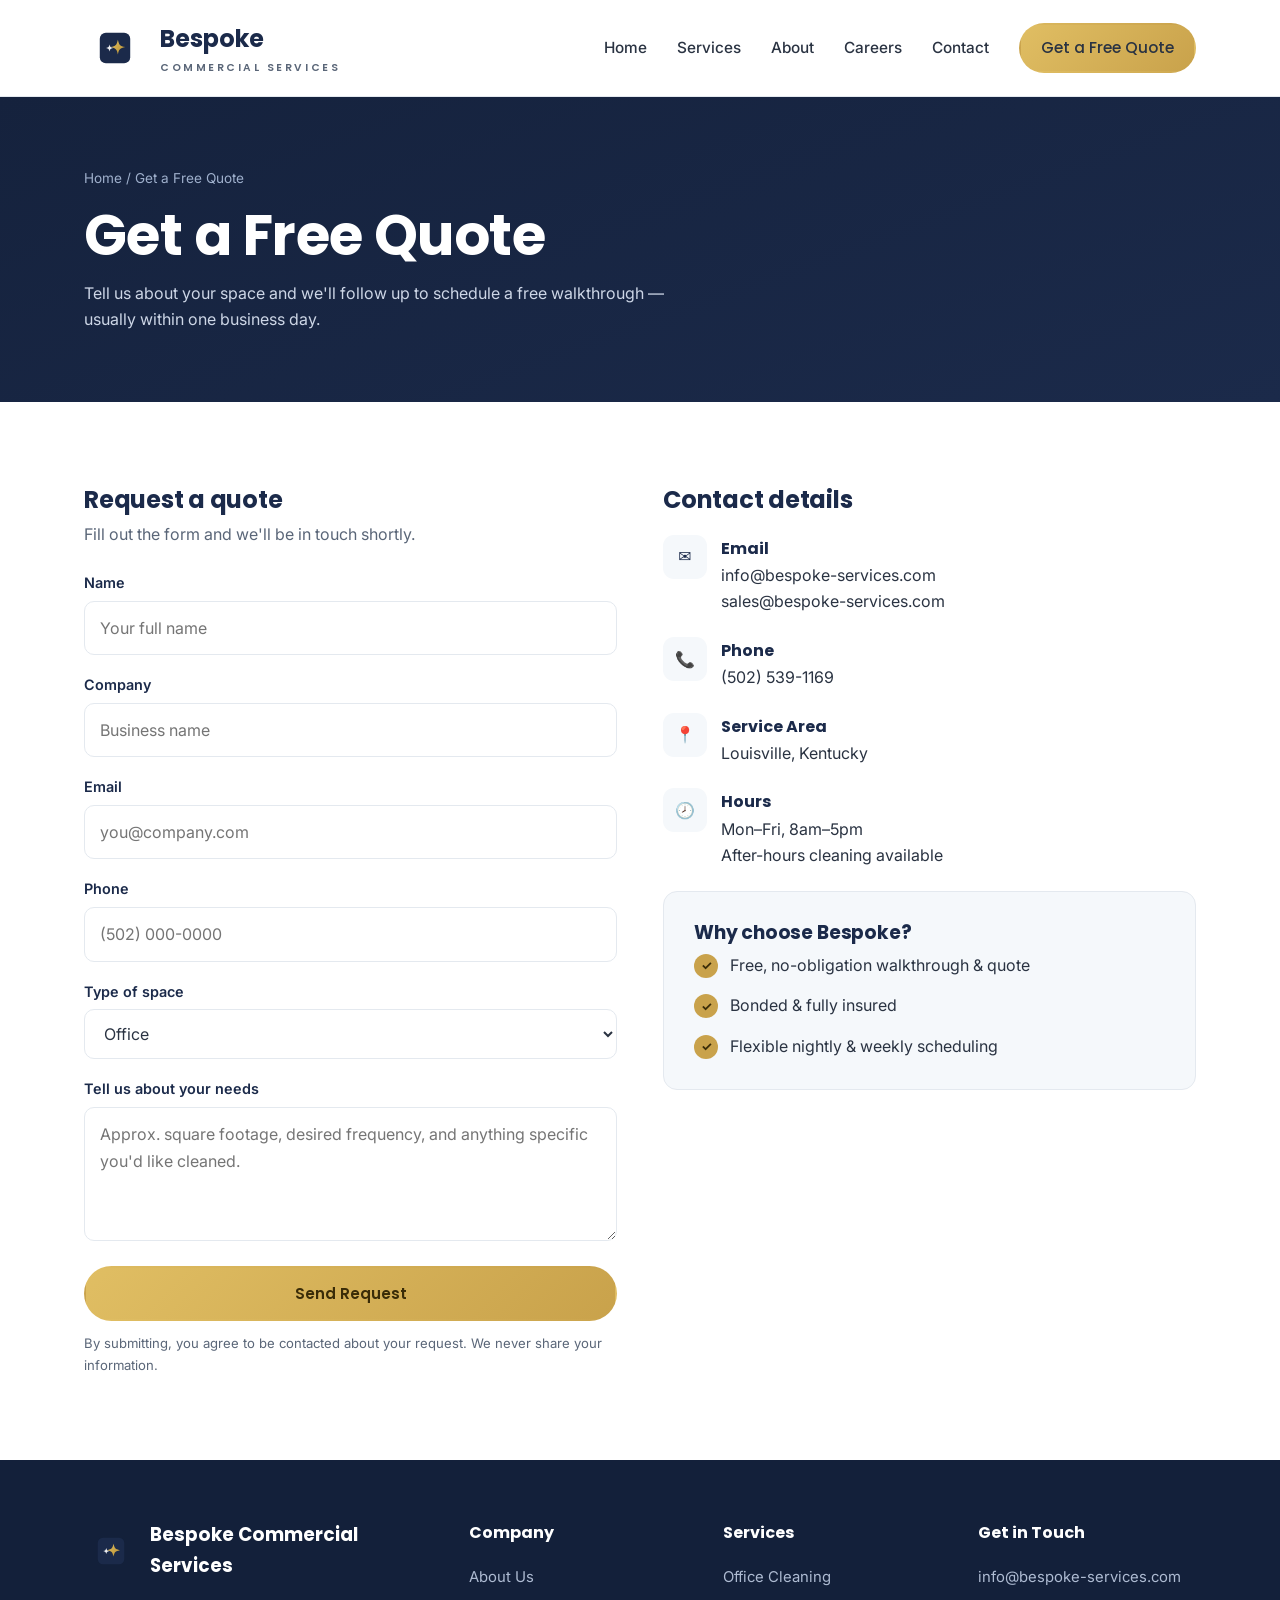
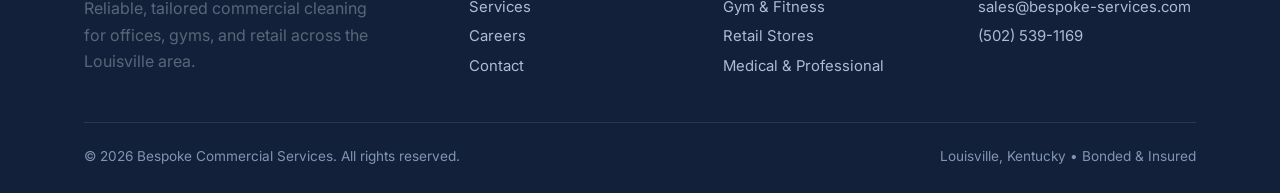
<file: quote.html>
<!DOCTYPE html>
<html lang="en">
<head>
<meta charset="UTF-8">
<meta name="viewport" content="width=device-width, initial-scale=1">
<title>Get a Free Quote | Bespoke Commercial Services</title>
<meta name="description" content="Request a free commercial cleaning quote in Louisville, KY. Contact Bespoke Commercial Services for offices, gyms, and retail cleaning.">
<link rel="icon" type="image/png" href="favicon.png">
<link rel="preconnect" href="https://fonts.googleapis.com">
<link rel="preconnect" href="https://fonts.gstatic.com" crossorigin>
<link href="https://fonts.googleapis.com/css2?family=Inter:wght@400;500;600&family=Poppins:wght@600;700&display=swap" rel="stylesheet">
<link rel="stylesheet" href="styles.css">
</head>
<body>

<header class="site-header">
  <div class="wrap nav">
    <a class="brand" href="index.html">
      <img src="logo-icon.svg" alt="Bespoke Commercial Services logo">
      <span>Bespoke<small>Commercial Services</small></span>
    </a>
    <nav class="nav-links" id="menu">
      <a href="index.html">Home</a>
      <a href="services.html">Services</a>
      <a href="about.html">About</a>
      <a href="careers.html">Careers</a>
      <a href="contact.html">Contact</a>
      <a href="quote.html" class="btn btn-gold">Get a Free Quote</a>
    </nav>
    <button class="menu-toggle" id="toggle" aria-label="Menu"><span></span><span></span><span></span></button>
  </div>
</header>

<section class="page-head">
  <div class="wrap">
    <div class="crumbs"><a href="index.html">Home</a> / Get a Free Quote</div>
    <h1>Get a Free Quote</h1>
    <p>Tell us about your space and we'll follow up to schedule a free walkthrough — usually within one business day.</p>
  </div>
</section>

<section class="section">
  <div class="wrap contact-grid">
    <!-- Form -->
    <div>
      <h2 style="font-size:1.5rem;margin-bottom:6px">Request a quote</h2>
      <p style="margin-bottom:24px">Fill out the form and we'll be in touch shortly.</p>
      <!-- Submissions handled by FormSubmit.co, delivered to info@bespoke-services.com -->
      <form action="https://formsubmit.co/sales@bespoke-services.com" method="POST">
        <input type="hidden" name="_subject" value="New quote request — Bespoke website">
        <input type="hidden" name="_captcha" value="false">
        <input type="hidden" name="_template" value="table">
        <div class="field">
          <label for="name">Name</label>
          <input id="name" name="name" type="text" placeholder="Your full name" required>
        </div>
        <div class="field">
          <label for="company">Company</label>
          <input id="company" name="company" type="text" placeholder="Business name">
        </div>
        <div class="field">
          <label for="email">Email</label>
          <input id="email" name="email" type="email" placeholder="you@company.com" required>
        </div>
        <div class="field">
          <label for="phone">Phone</label>
          <input id="phone" name="phone" type="tel" placeholder="(502) 000-0000">
        </div>
        <div class="field">
          <label for="type">Type of space</label>
          <select id="type" name="type">
            <option>Office</option>
            <option>Gym / Fitness</option>
            <option>Retail / Store</option>
            <option>Medical / Professional</option>
            <option>Other</option>
          </select>
        </div>
        <div class="field">
          <label for="message">Tell us about your needs</label>
          <textarea id="message" name="message" rows="4" placeholder="Approx. square footage, desired frequency, and anything specific you'd like cleaned."></textarea>
        </div>
        <button type="submit" class="btn btn-gold" style="width:100%;justify-content:center">Send Request</button>
        <p style="font-size:.82rem;margin-top:12px">By submitting, you agree to be contacted about your request. We never share your information.</p>
      </form>
    </div>

    <!-- Info -->
    <div>
      <h2 style="font-size:1.5rem;margin-bottom:20px">Contact details</h2>
      <div class="info-item">
        <div class="ic">✉️</div>
        <div><b>Email</b><br>
          <a href="mailto:info@bespoke-services.com">info@bespoke-services.com</a><br>
          <a href="mailto:sales@bespoke-services.com">sales@bespoke-services.com</a></div>
      </div>
      <div class="info-item">
        <div class="ic">📞</div>
        <div><b>Phone</b><br><a href="tel:+15025391169">(502) 539-1169</a></div>
      </div>
      <div class="info-item">
        <div class="ic">📍</div>
        <div><b>Service Area</b><br>Louisville, Kentucky</div>
      </div>
      <div class="info-item">
        <div class="ic">🕗</div>
        <div><b>Hours</b><br>Mon–Fri, 8am–5pm<br>After-hours cleaning available</div>
      </div>

      <div class="card" style="margin-top:14px;background:var(--bg-soft)">
        <h3 style="margin-bottom:8px">Why choose Bespoke?</h3>
        <ul class="checks">
          <li><span class="tick">✓</span><span>Free, no-obligation walkthrough &amp; quote</span></li>
          <li><span class="tick">✓</span><span>Bonded &amp; fully insured</span></li>
          <li><span class="tick">✓</span><span>Flexible nightly &amp; weekly scheduling</span></li>
        </ul>
      </div>
    </div>
  </div>
</section>

<footer class="footer">
  <div class="wrap">
    <div class="foot-grid">
      <div>
        <div class="foot-brand"><img src="logo-icon.svg" alt="">Bespoke Commercial Services</div>
        <p style="max-width:300px">Reliable, tailored commercial cleaning for offices, gyms, and retail across the Louisville area.</p>
      </div>
      <div><h4>Company</h4><a href="about.html">About Us</a><br><a href="services.html">Services</a><br><a href="careers.html">Careers</a><br><a href="contact.html">Contact</a></div>
      <div><h4>Services</h4><a href="services.html">Office Cleaning</a><br><a href="services.html">Gym &amp; Fitness</a><br><a href="services.html">Retail Stores</a><br><a href="services.html">Medical &amp; Professional</a></div>
      <div><h4>Get in Touch</h4><a href="mailto:info@bespoke-services.com">info@bespoke-services.com</a><br><a href="mailto:sales@bespoke-services.com">sales@bespoke-services.com</a><br><a href="tel:+15025391169">(502) 539-1169</a></div>
    </div>
    <div class="foot-bottom">
      <span>&copy; 2026 Bespoke Commercial Services. All rights reserved.</span>
      <span>Louisville, Kentucky &bull; Bonded &amp; Insured</span>
    </div>
  </div>
</footer>

<script>
  const t=document.getElementById('toggle'),m=document.getElementById('menu');
  t&&t.addEventListener('click',()=>m.classList.toggle('open'));
</script>
</body>
</html>
</file>
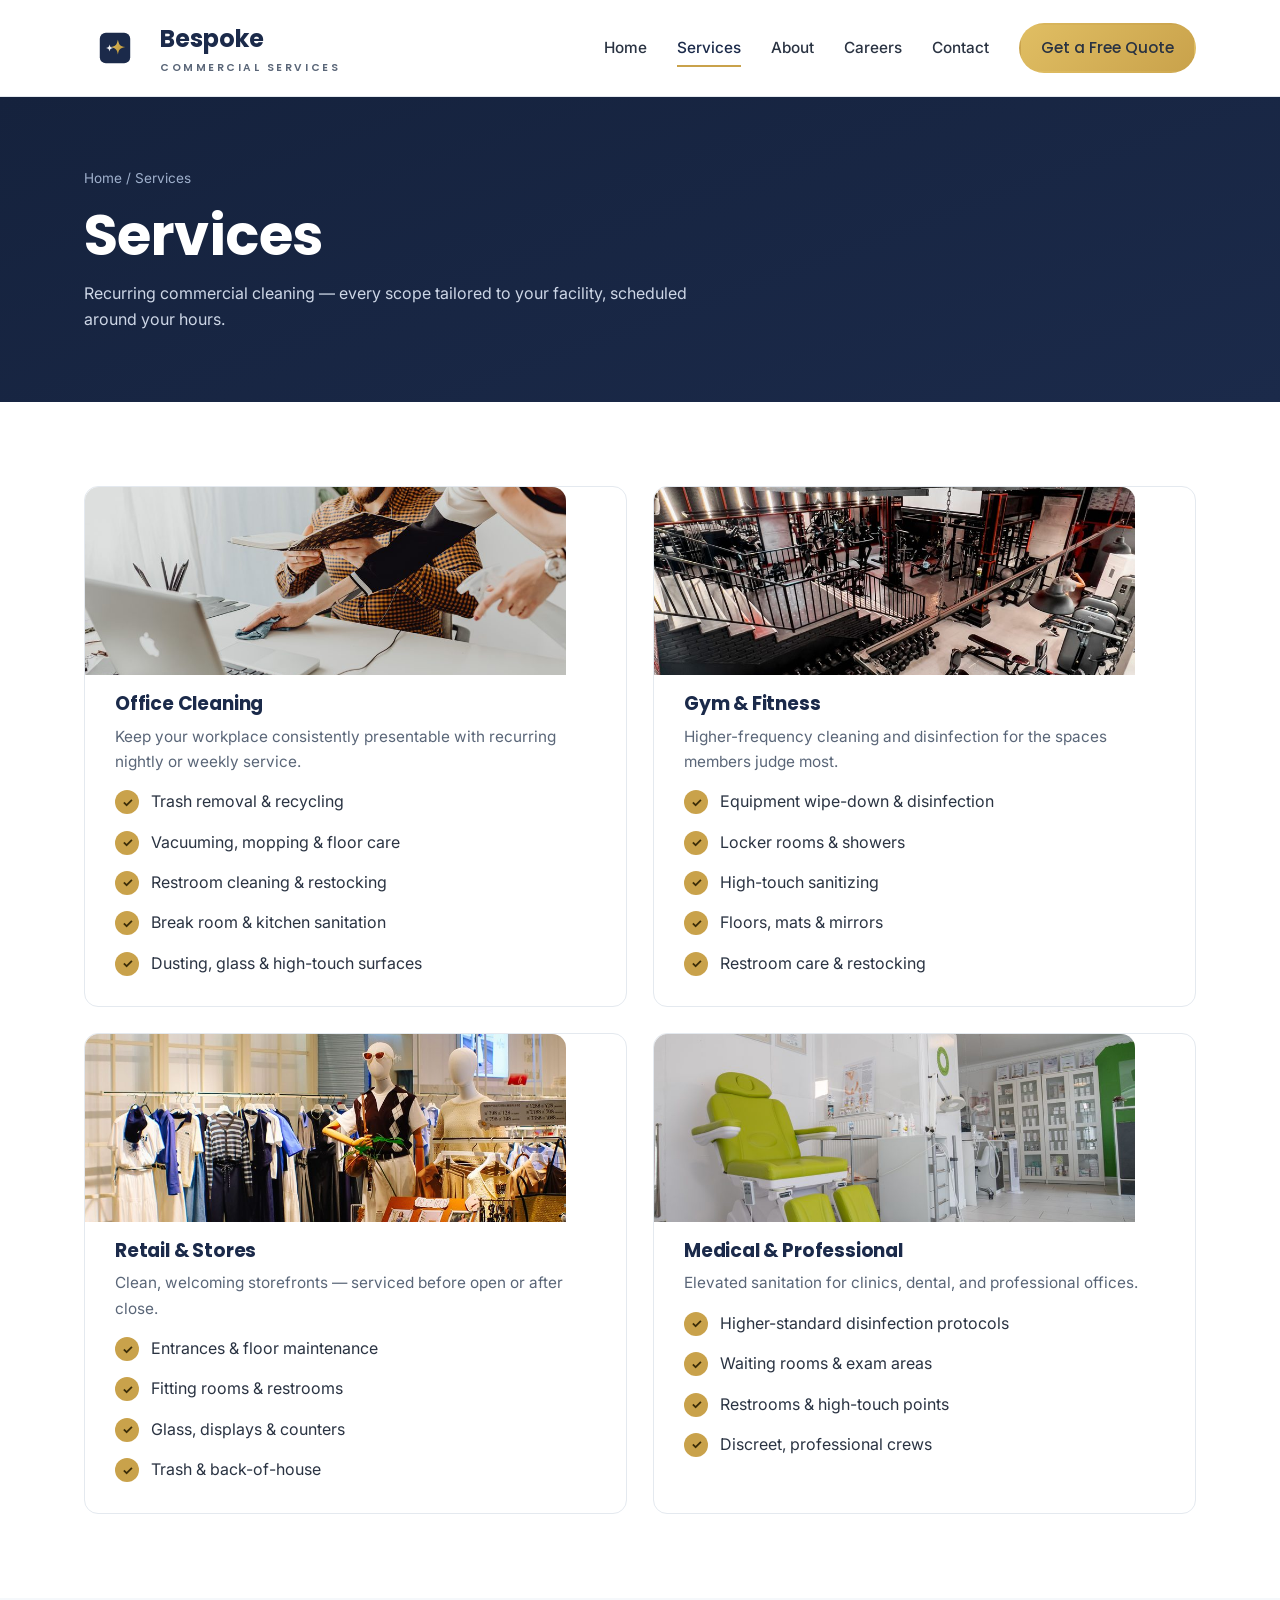
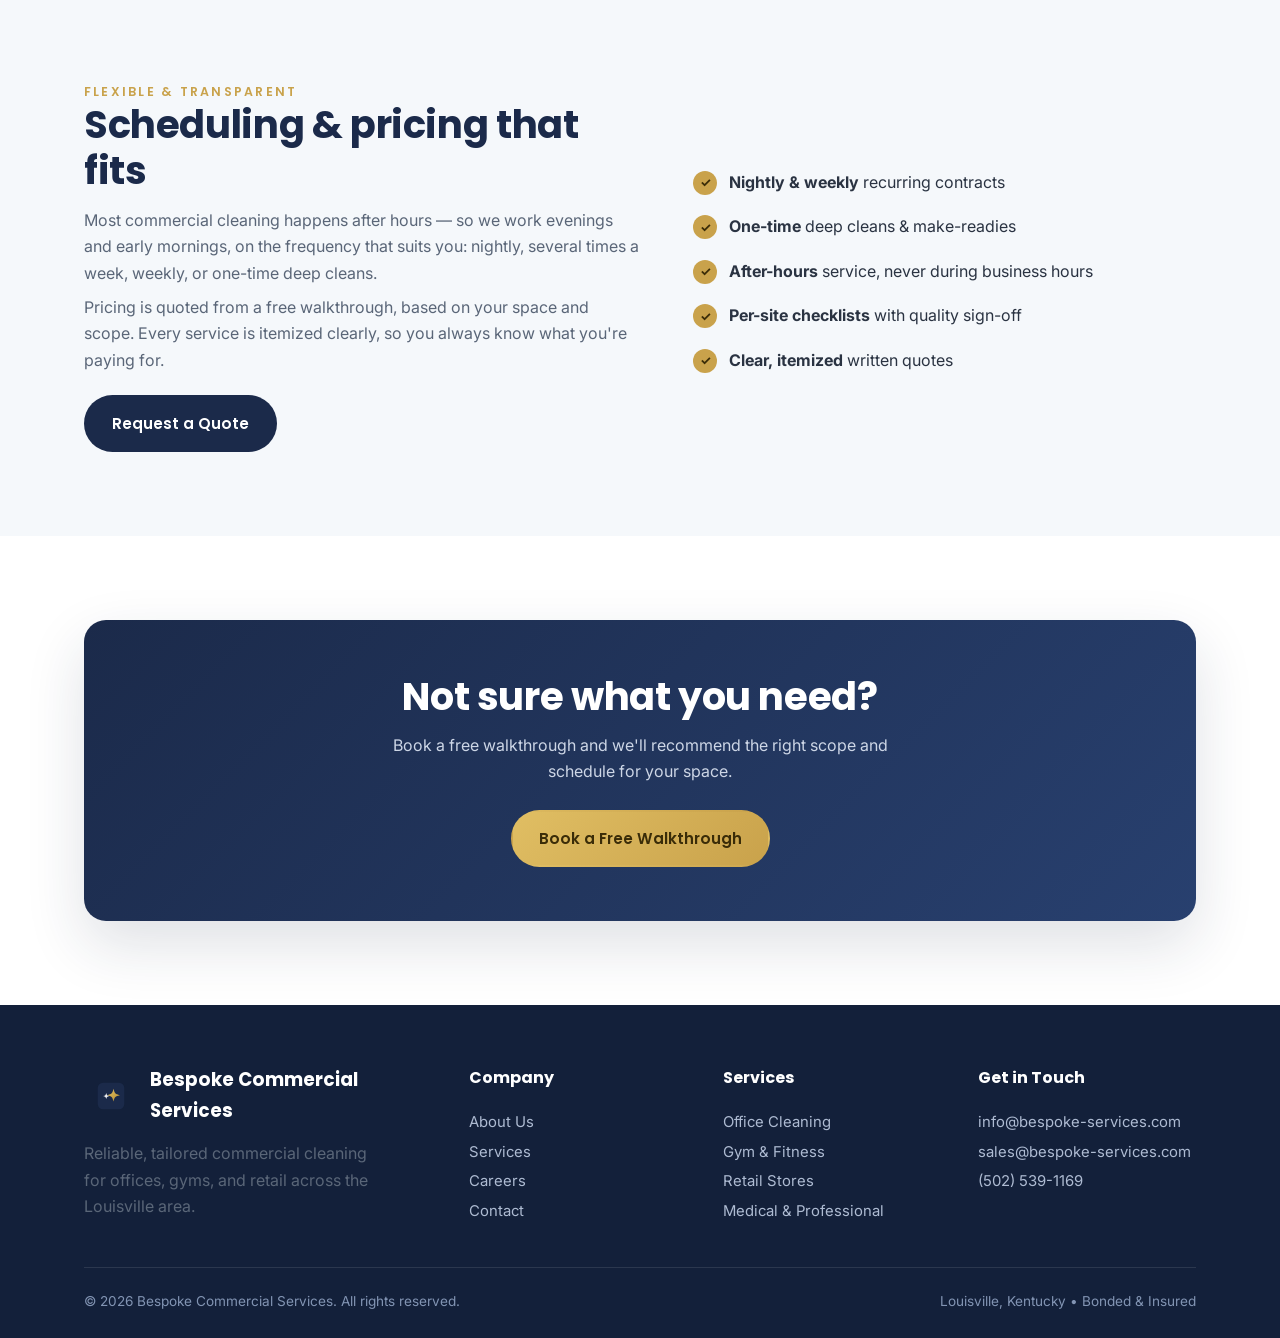
<file: services.html>
<!DOCTYPE html>
<html lang="en">
<head>
<meta charset="UTF-8">
<meta name="viewport" content="width=device-width, initial-scale=1">
<title>Services | Bespoke Commercial Services</title>
<meta name="description" content="Commercial cleaning services in Louisville: office cleaning, gym & fitness, retail, and medical cleaning.">
<link rel="icon" type="image/png" href="favicon.png">
<link rel="preconnect" href="https://fonts.googleapis.com">
<link rel="preconnect" href="https://fonts.gstatic.com" crossorigin>
<link href="https://fonts.googleapis.com/css2?family=Inter:wght@400;500;600&family=Poppins:wght@600;700&display=swap" rel="stylesheet">
<link rel="stylesheet" href="styles.css">
</head>
<body>

<header class="site-header">
  <div class="wrap nav">
    <a class="brand" href="index.html">
      <img src="logo-icon.svg" alt="Bespoke Commercial Services logo">
      <span>Bespoke<small>Commercial Services</small></span>
    </a>
    <nav class="nav-links" id="menu">
      <a href="index.html">Home</a>
      <a href="services.html" class="active">Services</a>
      <a href="about.html">About</a>
      <a href="careers.html">Careers</a>
      <a href="contact.html">Contact</a>
      <a href="quote.html" class="btn btn-gold">Get a Free Quote</a>
    </nav>
    <button class="menu-toggle" id="toggle" aria-label="Menu"><span></span><span></span><span></span></button>
  </div>
</header>

<section class="page-head">
  <div class="wrap">
    <div class="crumbs"><a href="index.html">Home</a> / Services</div>
    <h1>Services</h1>
    <p>Recurring commercial cleaning — every scope tailored to your facility, scheduled around your hours.</p>
  </div>
</section>

<section class="section">
  <div class="wrap">
    <div class="grid g-2">
      <div class="card">
        <img class="card-img" src="service-office.jpg" alt="Office cleaning">
        <h3>Office Cleaning</h3>
        <p>Keep your workplace consistently presentable with recurring nightly or weekly service.</p>
        <ul class="checks" style="margin-top:14px">
          <li><span class="tick">✓</span><span>Trash removal &amp; recycling</span></li>
          <li><span class="tick">✓</span><span>Vacuuming, mopping &amp; floor care</span></li>
          <li><span class="tick">✓</span><span>Restroom cleaning &amp; restocking</span></li>
          <li><span class="tick">✓</span><span>Break room &amp; kitchen sanitation</span></li>
          <li><span class="tick">✓</span><span>Dusting, glass &amp; high-touch surfaces</span></li>
        </ul>
      </div>
      <div class="card">
        <img class="card-img" src="service-gym.jpg" alt="Gym and fitness cleaning">
        <h3>Gym &amp; Fitness</h3>
        <p>Higher-frequency cleaning and disinfection for the spaces members judge most.</p>
        <ul class="checks" style="margin-top:14px">
          <li><span class="tick">✓</span><span>Equipment wipe-down &amp; disinfection</span></li>
          <li><span class="tick">✓</span><span>Locker rooms &amp; showers</span></li>
          <li><span class="tick">✓</span><span>High-touch sanitizing</span></li>
          <li><span class="tick">✓</span><span>Floors, mats &amp; mirrors</span></li>
          <li><span class="tick">✓</span><span>Restroom care &amp; restocking</span></li>
        </ul>
      </div>
      <div class="card">
        <img class="card-img" src="service-retail.jpg" alt="Retail store cleaning">
        <h3>Retail &amp; Stores</h3>
        <p>Clean, welcoming storefronts — serviced before open or after close.</p>
        <ul class="checks" style="margin-top:14px">
          <li><span class="tick">✓</span><span>Entrances &amp; floor maintenance</span></li>
          <li><span class="tick">✓</span><span>Fitting rooms &amp; restrooms</span></li>
          <li><span class="tick">✓</span><span>Glass, displays &amp; counters</span></li>
          <li><span class="tick">✓</span><span>Trash &amp; back-of-house</span></li>
        </ul>
      </div>
      <div class="card">
        <img class="card-img" src="service-medical.jpg" alt="Medical office cleaning">
        <h3>Medical &amp; Professional</h3>
        <p>Elevated sanitation for clinics, dental, and professional offices.</p>
        <ul class="checks" style="margin-top:14px">
          <li><span class="tick">✓</span><span>Higher-standard disinfection protocols</span></li>
          <li><span class="tick">✓</span><span>Waiting rooms &amp; exam areas</span></li>
          <li><span class="tick">✓</span><span>Restrooms &amp; high-touch points</span></li>
          <li><span class="tick">✓</span><span>Discreet, professional crews</span></li>
        </ul>
      </div>
    </div>
  </div>
</section>

<section class="section soft">
  <div class="wrap split">
    <div>
      <p class="eyebrow">Flexible &amp; Transparent</p>
      <h2>Scheduling &amp; pricing that fits</h2>
      <p style="margin:14px 0 8px">Most commercial cleaning happens after hours — so we work evenings and early mornings, on the frequency that suits you: nightly, several times a week, weekly, or one-time deep cleans.</p>
      <p>Pricing is quoted from a free walkthrough, based on your space and scope. Every service is itemized clearly, so you always know what you're paying for.</p>
      <a href="quote.html" class="btn btn-navy" style="margin-top:22px">Request a Quote</a>
    </div>
    <div>
      <ul class="checks" style="gap:18px">
        <li><span class="tick">✓</span><span><b>Nightly &amp; weekly</b> recurring contracts</span></li>
        <li><span class="tick">✓</span><span><b>One-time</b> deep cleans &amp; make-readies</span></li>
        <li><span class="tick">✓</span><span><b>After-hours</b> service, never during business hours</span></li>
        <li><span class="tick">✓</span><span><b>Per-site checklists</b> with quality sign-off</span></li>
        <li><span class="tick">✓</span><span><b>Clear, itemized</b> written quotes</span></li>
      </ul>
    </div>
  </div>
</section>

<section class="section">
  <div class="wrap">
    <div class="cta-band">
      <h2>Not sure what you need?</h2>
      <p>Book a free walkthrough and we'll recommend the right scope and schedule for your space.</p>
      <a href="quote.html" class="btn btn-gold">Book a Free Walkthrough</a>
    </div>
  </div>
</section>

<footer class="footer">
  <div class="wrap">
    <div class="foot-grid">
      <div>
        <div class="foot-brand"><img src="logo-icon.svg" alt="">Bespoke Commercial Services</div>
        <p style="max-width:300px">Reliable, tailored commercial cleaning for offices, gyms, and retail across the Louisville area.</p>
      </div>
      <div><h4>Company</h4><a href="about.html">About Us</a><br><a href="services.html">Services</a><br><a href="careers.html">Careers</a><br><a href="contact.html">Contact</a></div>
      <div><h4>Services</h4><a href="services.html">Office Cleaning</a><br><a href="services.html">Gym &amp; Fitness</a><br><a href="services.html">Retail Stores</a><br><a href="services.html">Medical &amp; Professional</a></div>
      <div><h4>Get in Touch</h4><a href="mailto:info@bespoke-services.com">info@bespoke-services.com</a><br><a href="mailto:sales@bespoke-services.com">sales@bespoke-services.com</a><br><a href="tel:+15025391169">(502) 539-1169</a></div>
    </div>
    <div class="foot-bottom">
      <span>&copy; 2026 Bespoke Commercial Services. All rights reserved.</span>
      <span>Louisville, Kentucky &bull; Bonded &amp; Insured</span>
    </div>
  </div>
</footer>

<script>
  const t=document.getElementById('toggle'),m=document.getElementById('menu');
  t&&t.addEventListener('click',()=>m.classList.toggle('open'));
</script>
</body>
</html>
</file>
<file: styles.css>
:root{
  --navy:#1B2A4A; --navy-2:#22335a; --gold:#C9A24B; --gold-2:#E0BE63;
  --ink:#2A3342; --muted:#5A6678; --line:#E4E9EF; --bg:#ffffff; --bg-soft:#F5F8FB;
  --max:1160px; --r:14px; --shadow:0 10px 30px rgba(27,42,74,.08);
  --shadow-lg:0 24px 60px rgba(27,42,74,.14);
}
*{box-sizing:border-box;margin:0;padding:0}
html{scroll-behavior:smooth}
body{font-family:'Inter',system-ui,Segoe UI,Arial,sans-serif;color:var(--ink);
  line-height:1.65;background:var(--bg);-webkit-font-smoothing:antialiased}
img,svg{max-width:100%;display:block}
a{color:inherit;text-decoration:none}
.wrap{max-width:var(--max);margin:0 auto;padding:0 24px}
h1,h2,h3{font-family:'Poppins',Inter,sans-serif;color:var(--navy);line-height:1.18;font-weight:700;letter-spacing:-.01em}
h1{font-size:clamp(2.1rem,5vw,3.5rem)}
h2{font-size:clamp(1.6rem,3.2vw,2.4rem)}
h3{font-size:1.18rem}
p{color:var(--muted)}
.eyebrow{font-family:'Poppins',sans-serif;text-transform:uppercase;letter-spacing:.18em;
  font-size:.78rem;font-weight:600;color:var(--gold)}
.section{padding:84px 0}
.section.soft{background:var(--bg-soft)}
.center{text-align:center}
.lead{font-size:1.12rem;max-width:680px}
.center .lead{margin-left:auto;margin-right:auto}

/* buttons */
.btn{display:inline-flex;align-items:center;gap:.5rem;font-family:'Poppins',sans-serif;
  font-weight:600;font-size:.95rem;padding:14px 26px;border-radius:999px;border:2px solid transparent;
  cursor:pointer;transition:.18s ease;white-space:nowrap}
.btn-gold{background:linear-gradient(135deg,var(--gold-2),var(--gold));color:#3a2c08}
.btn-gold:hover{transform:translateY(-2px);box-shadow:0 12px 24px rgba(201,162,75,.35)}
.btn-navy{background:var(--navy);color:#fff}
.btn-navy:hover{background:var(--navy-2);transform:translateY(-2px)}
.btn-ghost{border-color:rgba(255,255,255,.5);color:#fff}
.btn-ghost:hover{background:rgba(255,255,255,.12)}
.btn-outline{border-color:var(--navy);color:var(--navy)}
.btn-outline:hover{background:var(--navy);color:#fff}

/* header */
.site-header{position:sticky;top:0;z-index:50;background:rgba(255,255,255,.92);
  backdrop-filter:saturate(160%) blur(10px);border-bottom:1px solid var(--line)}
.nav{display:flex;align-items:center;justify-content:space-between;height:96px}
.brand{display:flex;align-items:center;gap:14px;font-family:'Poppins',sans-serif;font-weight:700;
  color:var(--navy);font-size:1.5rem}
.brand img{height:62px;width:62px}
.brand small{display:block;font-size:.66rem;letter-spacing:.24em;color:var(--muted);font-weight:600;text-transform:uppercase}
.nav-links{display:flex;align-items:center;gap:30px}
.nav-links a{font-weight:500;color:var(--ink);font-size:.96rem;transition:.15s}
.nav-links a:hover,.nav-links a.active{color:var(--navy)}
.nav-links a.active{position:relative}
.nav-links a.active::after{content:"";position:absolute;left:0;bottom:-6px;width:100%;height:2px;background:var(--gold)}
.nav .btn{padding:10px 20px}
.menu-toggle{display:none;background:none;border:0;cursor:pointer}
.menu-toggle span{display:block;width:26px;height:2px;background:var(--navy);margin:5px 0;transition:.2s}

/* hero */
.hero{position:relative;color:#fff;overflow:hidden;
  background:linear-gradient(160deg,rgba(21,34,61,.93),rgba(27,42,74,.86) 55%,rgba(36,58,102,.80)),url('hero.jpg');
  background-size:cover;background-position:center}
.hero::after{content:"";position:absolute;right:-160px;top:-120px;width:520px;height:520px;
  background:radial-gradient(circle,rgba(201,162,75,.25),transparent 65%)}
.hero .wrap{position:relative;z-index:2;padding:96px 24px}
.hero h1{color:#fff;max-width:760px}
.hero p{color:#cdd6e6;max-width:600px;font-size:1.14rem;margin-top:18px}
.hero .cta{display:flex;gap:14px;margin-top:34px;flex-wrap:wrap}
.hero .trust{margin-top:40px;display:flex;gap:28px;flex-wrap:wrap;color:#aebbd2;font-size:.9rem}
.hero .trust b{color:var(--gold-2)}

/* grid + cards */
.grid{display:grid;gap:26px}
.g-2{grid-template-columns:repeat(2,1fr)}
.g-3{grid-template-columns:repeat(3,1fr)}
.g-4{grid-template-columns:repeat(4,1fr)}
.card{background:#fff;border:1px solid var(--line);border-radius:var(--r);padding:30px;transition:.2s}
.card:hover{transform:translateY(-4px);box-shadow:var(--shadow-lg);border-color:#d8e0ea}
.card .ic{width:52px;height:52px;border-radius:12px;display:grid;place-items:center;
  background:linear-gradient(135deg,#eef2f8,#fff);border:1px solid var(--line);margin-bottom:16px}
.card h3{margin-bottom:8px}
.card p{font-size:.96rem}
/* photo at top of a card (bleeds to card edges) */
.card .card-img{width:calc(100% + 60px);height:188px;object-fit:cover;display:block;
  margin:-30px -30px 18px;border-radius:14px 14px 0 0}
.media img{position:absolute;inset:0;width:100%;height:100%;object-fit:cover}

/* feature row */
.split{display:grid;grid-template-columns:1.05fr .95fr;gap:54px;align-items:center}
.media{border-radius:18px;min-height:340px;background:
  linear-gradient(135deg,#1B2A4A,#33508c);position:relative;overflow:hidden;box-shadow:var(--shadow)}
.media.navy{background:linear-gradient(135deg,#1B2A4A,#33508c)}
.media-tag{position:absolute;inset:auto 0 0 0;padding:20px 24px;color:#fff;
  background:linear-gradient(0deg,rgba(0,0,0,.45),transparent)}

/* checklist */
.checks{list-style:none;display:grid;gap:14px;margin-top:8px}
.checks li{display:flex;gap:12px;align-items:flex-start;color:var(--ink)}
.checks .tick{flex:none;width:24px;height:24px;border-radius:50%;background:var(--gold);
  color:#3a2c08;display:grid;place-items:center;font-size:.8rem;font-weight:700;margin-top:2px}

/* stats */
.stats{display:grid;grid-template-columns:repeat(4,1fr);gap:24px;text-align:center}
.stat .n{font-family:'Poppins',sans-serif;font-size:2.4rem;font-weight:700;color:var(--navy)}
.stat .l{color:var(--muted);font-size:.92rem}

/* steps */
.steps{counter-reset:s;display:grid;gap:22px}
.step{display:flex;gap:18px;align-items:flex-start}
.step .num{counter-increment:s;flex:none;width:44px;height:44px;border-radius:50%;
  background:var(--navy);color:#fff;display:grid;place-items:center;font-family:'Poppins';font-weight:700}
.step .num::before{content:counter(s)}

/* CTA band */
.cta-band{background:linear-gradient(135deg,#1B2A4A,#28406f);color:#fff;border-radius:22px;
  padding:54px;text-align:center;box-shadow:var(--shadow-lg)}
.cta-band h2{color:#fff}
.cta-band p{color:#cdd6e6;max-width:560px;margin:12px auto 26px}

/* contact */
.contact-grid{display:grid;grid-template-columns:1fr 1fr;gap:46px}
.field{margin-bottom:18px}
.field label{display:block;font-weight:600;color:var(--navy);font-size:.9rem;margin-bottom:6px}
.field input,.field select,.field textarea{width:100%;padding:13px 15px;border:1px solid var(--line);
  border-radius:10px;font:inherit;color:var(--ink);background:#fff;transition:.15s}
.field input:focus,.field select:focus,.field textarea:focus{outline:none;border-color:var(--gold);
  box-shadow:0 0 0 3px rgba(201,162,75,.18)}
.info-item{display:flex;gap:14px;align-items:flex-start;margin-bottom:22px}
.info-item .ic{flex:none;width:44px;height:44px;border-radius:11px;background:var(--bg-soft);
  display:grid;place-items:center;color:var(--navy)}
.info-item b{color:var(--navy);font-family:'Poppins'}
.placeholder{color:var(--gold);font-style:italic}

/* page header */
.page-head{background:linear-gradient(160deg,#15223d,#1B2A4A);color:#fff;padding:70px 0}
.page-head h1{color:#fff}
.page-head p{color:#cdd6e6;max-width:620px;margin-top:10px}
.crumbs{color:#9fb0cc;font-size:.85rem;margin-bottom:14px}
.crumbs a:hover{color:var(--gold-2)}

/* footer */
.footer{background:#13203a;color:#aebbd2;padding:60px 0 26px}
.footer h4{color:#fff;font-family:'Poppins';font-size:1rem;margin-bottom:16px}
.footer a{color:#aebbd2;font-size:.93rem;line-height:2}
.footer a:hover{color:var(--gold-2)}
.foot-grid{display:grid;grid-template-columns:1.6fr 1fr 1fr 1fr;gap:36px}
.foot-brand{display:flex;align-items:center;gap:12px;color:#fff;font-family:'Poppins';font-weight:700;font-size:1.15rem;margin-bottom:14px}
.foot-brand img{height:54px;width:54px}
.foot-bottom{border-top:1px solid rgba(255,255,255,.1);margin-top:40px;padding-top:22px;
  display:flex;justify-content:space-between;gap:14px;flex-wrap:wrap;font-size:.85rem;color:#8294b3}

/* responsive */
@media(max-width:900px){
  .g-3,.g-4{grid-template-columns:repeat(2,1fr)}
  .split,.contact-grid{grid-template-columns:1fr;gap:32px}
  .stats{grid-template-columns:repeat(2,1fr)}
  .foot-grid{grid-template-columns:1fr 1fr}
  .nav-links{position:fixed;inset:96px 0 auto 0;background:#fff;flex-direction:column;
    gap:0;padding:10px 24px 24px;border-bottom:1px solid var(--line);display:none}
  .nav-links.open{display:flex}
  .nav-links a{padding:12px 0;width:100%;border-bottom:1px solid var(--line)}
  .nav-links .btn{margin-top:12px;justify-content:center}
  .menu-toggle{display:block}
}
@media(max-width:560px){
  .g-2,.g-3,.g-4,.stats{grid-template-columns:1fr}
  .cta-band{padding:36px 24px}
  .section{padding:60px 0}
}
</file>
